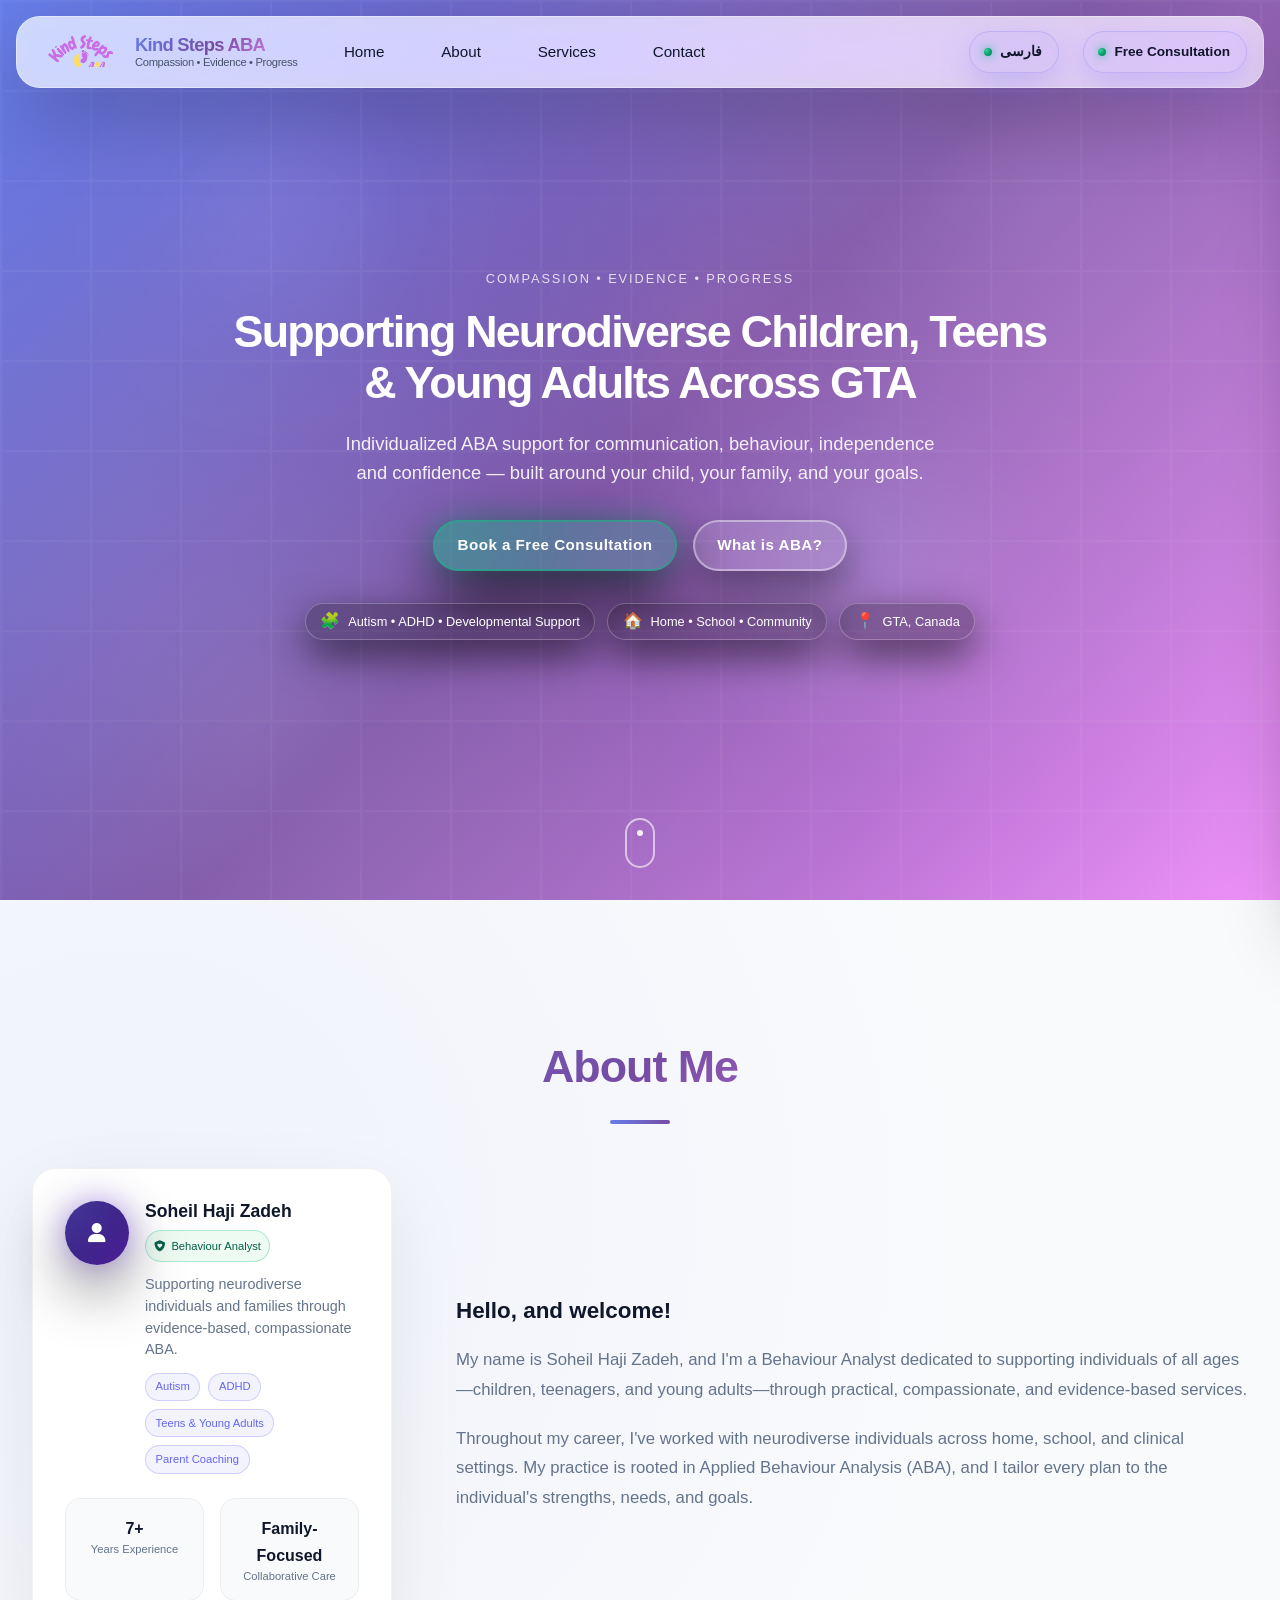
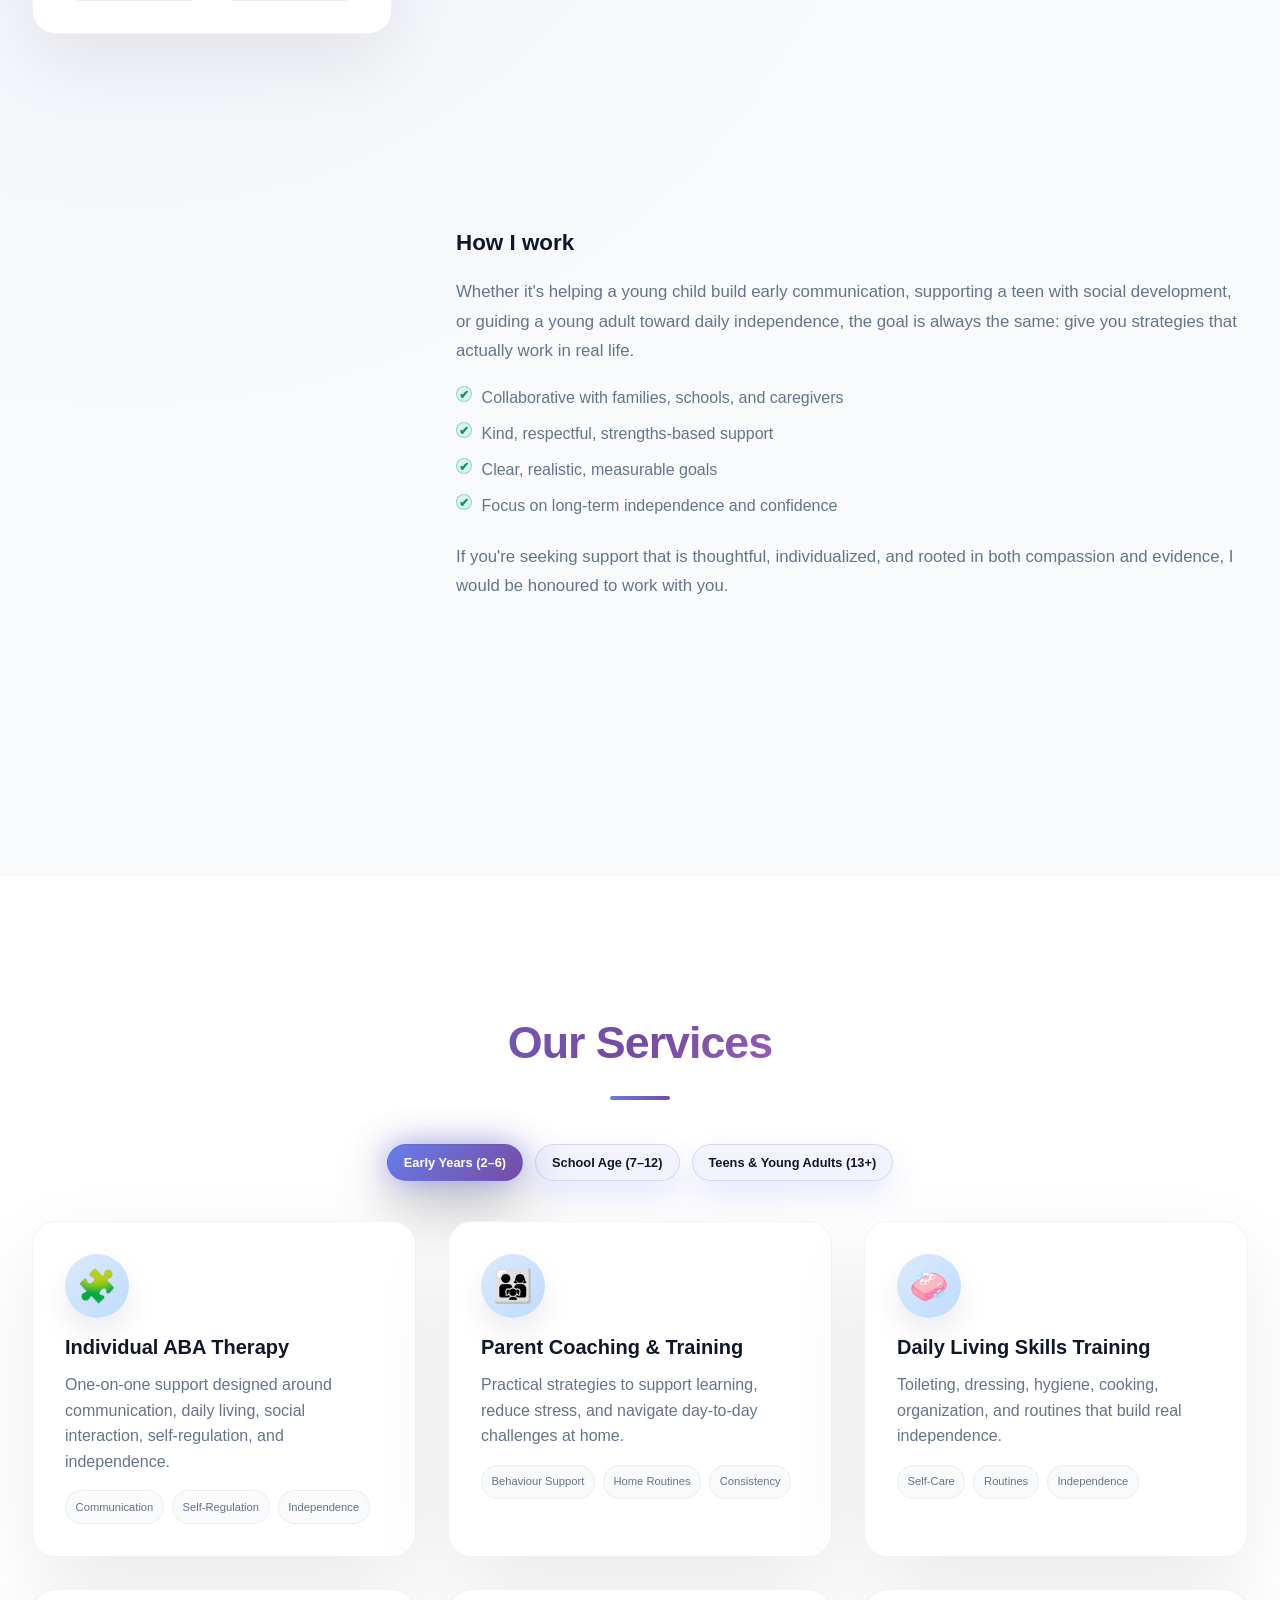
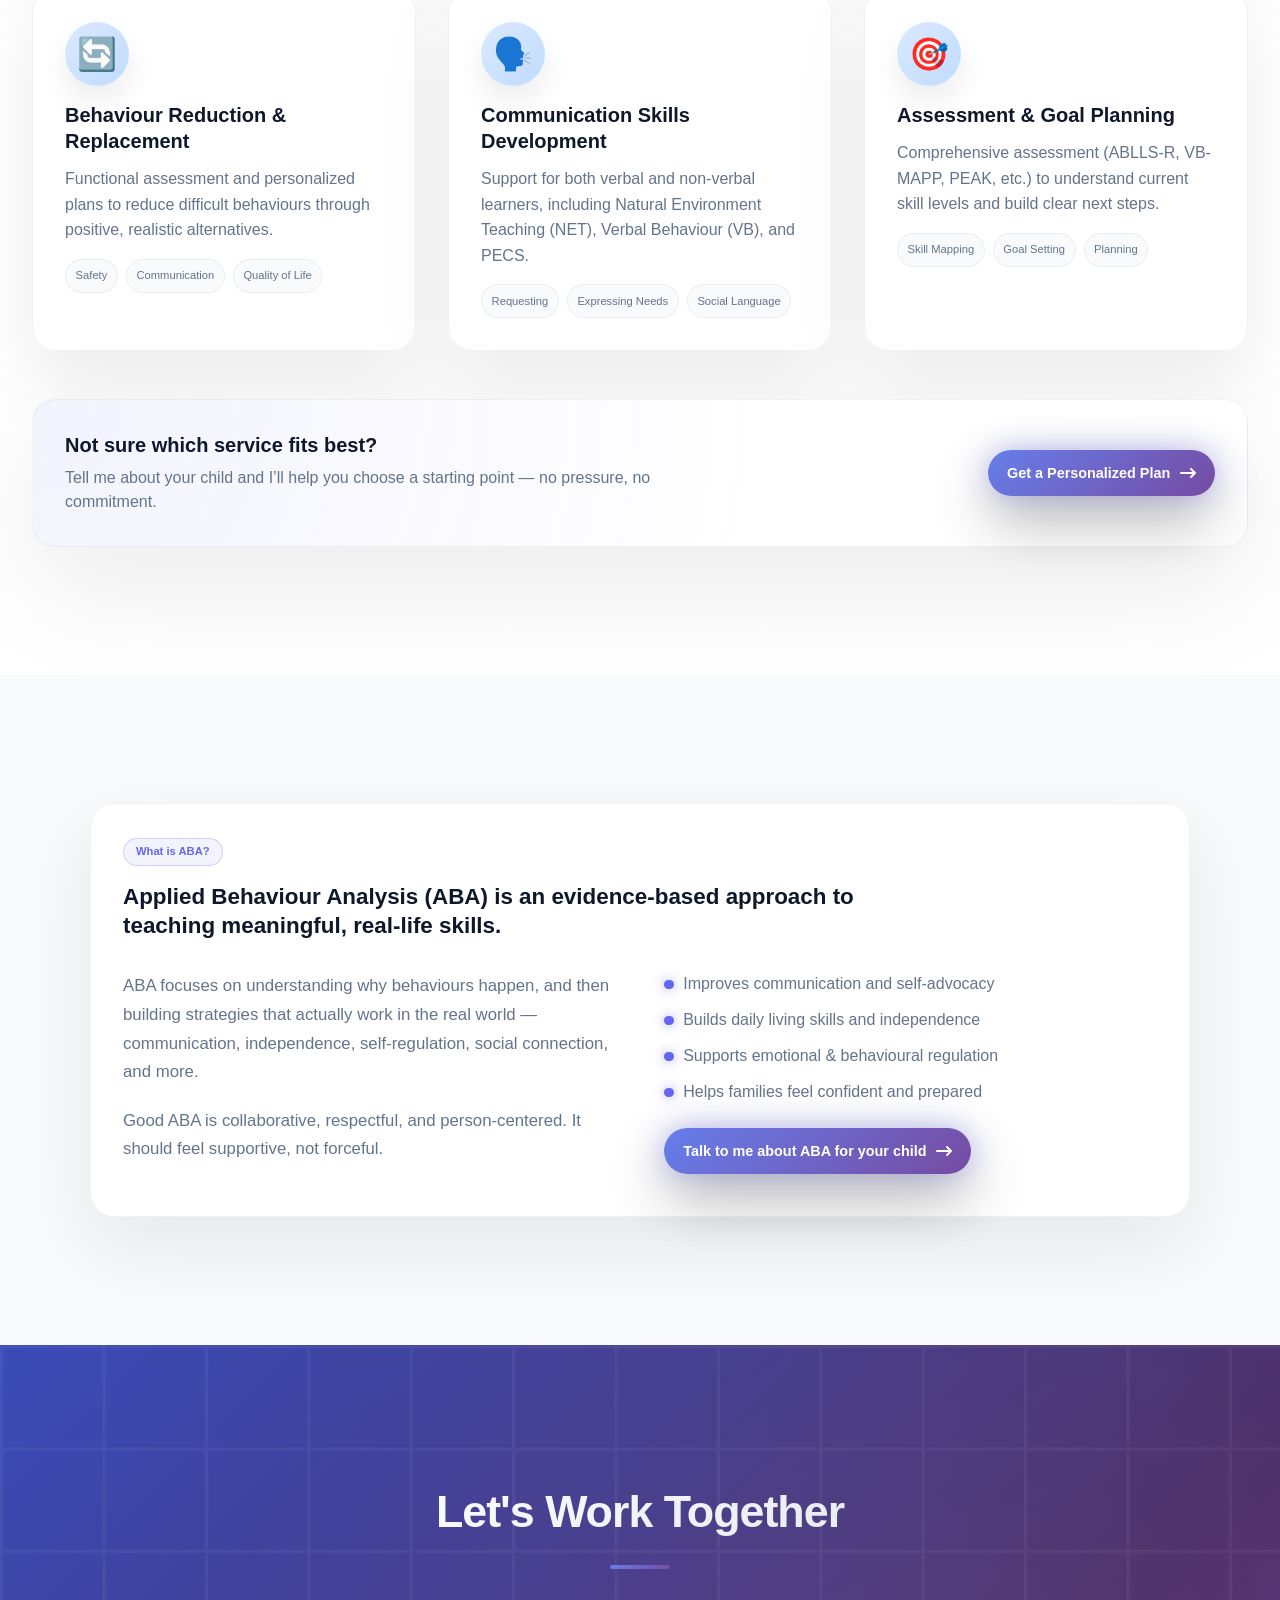
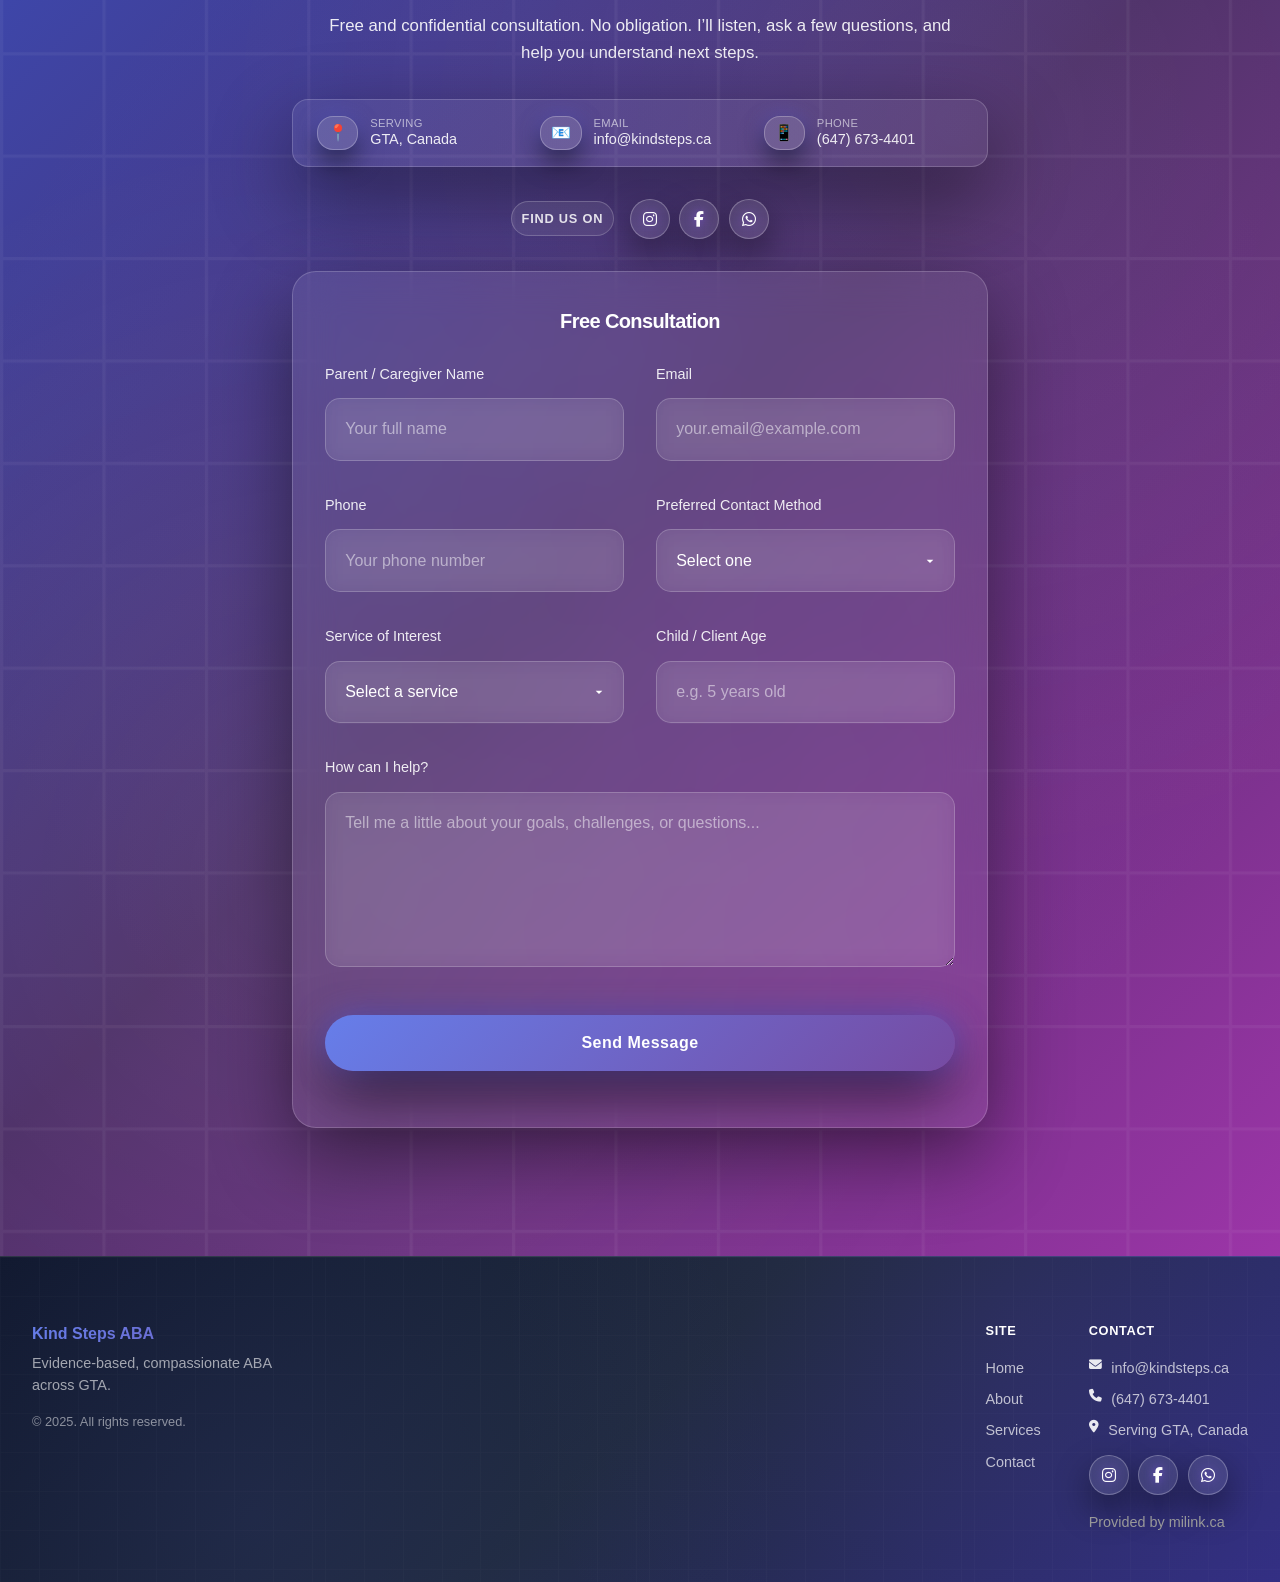
<file: index.html>
<!doctype html>
<html lang="en">
  <head>
    <meta charset="UTF-8" />
    <meta
      name="viewport"
      content="width=device-width, initial-scale=1.0, maximum-scale=1.0, viewport-fit=cover"
    />
    <title>Kind Steps ABA</title>

    <!-- Favicon (tab icon) -->
    <link rel="icon" type="image/png" href="images/logo.png" sizes="32x32" />
    <link rel="apple-touch-icon" href="images/logo.png" />

    <!-- Icons -->
    <link
      rel="stylesheet"
      href="https://cdnjs.cloudflare.com/ajax/libs/font-awesome/6.5.0/css/all.min.css"
    />

    <!-- Styles -->
    <link rel="stylesheet" href="templatemo-personal-style.css" />
  </head>

  <body>
    <!-- ===========================
         HEADER / NAV
    ============================ -->
    <header class="nav-wrapper">
      <nav class="navbar" id="navbar">
        <!-- left cluster -->
        <div class="nav-left">
          <a href="#home" class="brand">
            <img
              src="images/logo.png"
              alt="Kind Steps ABA Logo"
              class="brand-logo"
            />
            <div class="brand-info">
              <div class="brand-text">Kind Steps ABA</div>
              <div class="brand-tagline">Compassion • Evidence • Progress</div>
            </div>
          </a>

          <!-- desktop links -->
          <ul class="nav-links">
            <li>
              <a href="#home"><span class="label">Home</span></a>
            </li>
            <li>
              <a href="#about"><span class="label">About</span></a>
            </li>
            <li>
              <a href="#services"><span class="label">Services</span></a>
            </li>
            <li>
              <a href="#contact"><span class="label">Contact</span></a>
            </li>
          </ul>
        </div>

        <!-- right cluster (desktop CTA) -->
        <div class="nav-cta">
          <a href="index-fa.html" class="cta-pill" style="margin-right: 0.5rem">
            <span class="dot"></span>
            <span>فارسی</span>
          </a>
          <a href="#contact" class="cta-pill">
            <span class="dot"></span>
            <span>Free Consultation</span>
          </a>
        </div>

        <!-- mobile side (burger button ONLY for mobile screens) -->
        <div class="nav-mobile-side">
          <button
            class="mobile-toggle bubble-menu-btn"
            id="mobileMenuToggle"
            aria-label="Open menu"
            aria-expanded="false"
          >
            <span class="bubble-line"></span>
            <span class="bubble-line"></span>
            <span class="bubble-line"></span>
          </button>
        </div>

        <!-- scroll progress bar -->
        <div class="scroll-progress" id="scrollProgress"></div>
      </nav>

      <!-- overlay background behind drawer -->
      <div class="overlay-blur" id="overlayBlur"></div>

      <!-- ===========================
           MOBILE OVERLAY / DRAWER
      ============================ -->
      <aside
        class="mobile-drawer"
        id="mobileDrawer"
        aria-hidden="true"
        tabindex="-1"
      >
        <div class="mobile-drawer-header">
          <div class="mobile-profile-block">
            <div class="mobile-profile-left">
              <img
                src="images/logo.png"
                alt="Kind Steps ABA Logo"
                class="mobile-brand-logo"
              />
            </div>
            <div class="mobile-profile-right">
              <div class="mobile-profile-name">
                Soheil Haji Zadeh
                <span class="cert-chip"
                  ><i class="fa-solid fa-shield-heart"></i> Behaviour
                  Analyst</span
                >
              </div>
              <div class="mobile-profile-sub">ABA Specialist • GTA</div>
            </div>
          </div>

          <button
            class="mobile-close-btn"
            id="mobileCloseBtn"
            aria-label="Close menu"
          >
            <i class="fa-solid fa-xmark"></i>
          </button>
        </div>

        <ul class="mobile-nav-links">
          <li>
            <a href="#home" data-mobile-link>
              <span class="label">Home</span>
              <i class="fa-solid fa-chevron-right"></i>
            </a>
          </li>
          <li>
            <a href="#about" data-mobile-link>
              <span class="label">About</span>
              <i class="fa-solid fa-chevron-right"></i>
            </a>
          </li>
          <li>
            <a href="#services" data-mobile-link>
              <span class="label">Services</span>
              <i class="fa-solid fa-chevron-right"></i>
            </a>
          </li>
          <li>
            <a href="#contact" data-mobile-link>
              <span class="label">Contact</span>
              <i class="fa-solid fa-chevron-right"></i>
            </a>
          </li>
        </ul>

        <div class="mobile-contact-card">
          <div class="contact-row">
            <div class="contact-icon">📍</div>
            <div>
              <b>Serving</b><br />
              GTA, Canada
            </div>
          </div>

          <div class="contact-row">
            <div class="contact-icon">📧</div>
            <div>
              <b>Email</b><br />
              info@kindsteps.ca
            </div>
          </div>

          <div class="contact-row">
            <div class="contact-icon">📱</div>
            <div>
              <b>Phone</b><br />
              (647) 673-4401
            </div>
          </div>

          <a href="#contact" class="drawer-big-cta" data-mobile-link>
            <i class="fa-solid fa-calendar-check"></i>
            <span>Request a Free Consultation</span>
          </a>

          <a
            href="index-fa.html"
            class="drawer-big-cta"
            data-mobile-link
            style="
              margin-top: 0.75rem;
              background: transparent;
              border: 1px solid rgba(255, 255, 255, 0.4);
            "
          >
            <i class="fa-solid fa-language"></i>
            <span>نسخه فارسی</span>
          </a>
        </div>
      </aside>
    </header>

    <!-- ===========================
         HERO
    ============================ -->
    <section id="home" class="hero">
      <!-- floating blobs for parallax -->
      <div class="orb orb-a" data-orb></div>
      <div class="orb orb-b" data-orb></div>
      <div class="orb orb-c" data-orb></div>

      <div class="hero-inner">
        <div class="hero-eyebrow">Compassion • Evidence • Progress</div>

        <h1 class="hero-title">
          Supporting Neurodiverse Children, Teens &amp; Young Adults Across GTA
        </h1>

        <p class="hero-desc">
          Individualized ABA support for communication, behaviour, independence
          and confidence — built around your child, your family, and your goals.
        </p>

        <div class="hero-cta-row">
          <a href="#contact" class="hero-cta hero-cta-primary" data-mobile-link>
            Book a Free Consultation
          </a>
          <a href="#faq" class="hero-cta hero-cta-ghost"> What is ABA? </a>
        </div>

        <!-- quick fact badges -->
        <div class="hero-facts">
          <div class="fact-chip">
            <span class="fact-icon">🧩</span>
            Autism • ADHD • Developmental Support
          </div>
          <div class="fact-chip">
            <span class="fact-icon">🏠</span>
            Home • School • Community
          </div>
          <div class="fact-chip">
            <span class="fact-icon">📍</span>
            GTA, Canada
          </div>
        </div>
      </div>

      <div
        class="scroll-indicator"
        id="scrollIndicator"
        aria-label="Scroll to About"
      ></div>
    </section>

    <!-- ===========================
         ABOUT
    ============================ -->
    <section id="about" class="about">
      <div class="container">
        <h2 class="section-title fade-in">About Me</h2>

        <div class="about-layout">
          <!-- profile card -->
          <aside class="about-profile-card slide-in-left">
            <div class="profile-card-inner">
              <div class="profile-avatar">
                <!-- avatar placeholder -->
                <div class="avatar-fake">
                  <i class="fa-solid fa-user"></i>
                </div>
              </div>

              <div class="profile-info-block">
                <div class="profile-name-row">
                  <div class="profile-name">Soheil Haji Zadeh</div>
                  <div class="profile-chip">
                    <i class="fa-solid fa-shield-heart"></i>
                    Behaviour Analyst
                  </div>
                </div>

                <div class="profile-detail">
                  Supporting neurodiverse individuals and families through
                  evidence-based, compassionate ABA.
                </div>

                <div class="profile-tags">
                  <span class="pro-tag">Autism</span>
                  <span class="pro-tag">ADHD</span>
                  <span class="pro-tag">Teens &amp; Young Adults</span>
                  <span class="pro-tag">Parent Coaching</span>
                </div>
              </div>
            </div>

            <div class="profile-stats-row">
              <div class="stat-box">
                <div class="stat-num">7+</div>
                <div class="stat-label">Years Experience</div>
              </div>
              <div class="stat-box">
                <div class="stat-num">Family-Focused</div>
                <div class="stat-label">Collaborative Care</div>
              </div>
            </div>
          </aside>

          <!-- main text -->
          <div class="about-text-col slide-in-right">
            <section class="about-block">
              <h3>Hello, and welcome!</h3>
              <p>
                My name is Soheil Haji Zadeh, and I'm a Behaviour Analyst
                dedicated to supporting individuals of all ages—children,
                teenagers, and young adults—through practical, compassionate,
                and evidence-based services.
              </p>
              <p>
                Throughout my career, I've worked with neurodiverse individuals
                across home, school, and clinical settings. My practice is
                rooted in Applied Behaviour Analysis (ABA), and I tailor every
                plan to the individual's strengths, needs, and goals.
              </p>
            </section>

            <section class="about-block">
              <h3>How I work</h3>
              <p>
                Whether it's helping a young child build early communication,
                supporting a teen with social development, or guiding a young
                adult toward daily independence, the goal is always the same:
                give you strategies that actually work in real life.
              </p>

              <ul class="about-list">
                <li>
                  <span class="check-icon">✔</span>
                  Collaborative with families, schools, and caregivers
                </li>
                <li>
                  <span class="check-icon">✔</span>
                  Kind, respectful, strengths-based support
                </li>
                <li>
                  <span class="check-icon">✔</span>
                  Clear, realistic, measurable goals
                </li>
                <li>
                  <span class="check-icon">✔</span>
                  Focus on long-term independence and confidence
                </li>
              </ul>

              <p>
                If you're seeking support that is thoughtful, individualized,
                and rooted in both compassion and evidence, I would be honoured
                to work with you.
              </p>
            </section>
          </div>
        </div>
      </div>
    </section>

    <!-- ===========================
         SERVICES
    ============================ -->
    <section id="services" class="services">
      <div class="container">
        <h2 class="section-title fade-in">Our Services</h2>

        <!-- age segment selector -->
        <div class="service-segments">
          <button class="segment-btn active" data-segment="early">
            Early Years (2–6)
          </button>
          <button class="segment-btn" data-segment="school">
            School Age (7–12)
          </button>
          <button class="segment-btn" data-segment="teens">
            Teens &amp; Young Adults (13+)
          </button>
        </div>

        <div class="services-grid portfolio-grid" id="servicesGrid">
          <!-- Individual ABA Therapy -->
          <div
            class="service-card portfolio-item"
            data-groups="early school teens"
          >
            <div class="service-icon-badge">🧩</div>
            <h4>Individual ABA Therapy</h4>
            <p>
              One-on-one support designed around communication, daily living,
              social interaction, self-regulation, and independence.
            </p>
            <div class="focus-tags">
              <span>Communication</span>
              <span>Self-Regulation</span>
              <span>Independence</span>
            </div>
          </div>

          <!-- Parent Coaching -->
          <div
            class="service-card portfolio-item"
            data-groups="early school teens"
          >
            <div class="service-icon-badge">👨‍👩‍👧</div>
            <h4>Parent Coaching &amp; Training</h4>
            <p>
              Practical strategies to support learning, reduce stress, and
              navigate day-to-day challenges at home.
            </p>
            <div class="focus-tags">
              <span>Behaviour Support</span>
              <span>Home Routines</span>
              <span>Consistency</span>
            </div>
          </div>

          <!-- School Collaboration -->
          <div class="service-card portfolio-item" data-groups="school teens">
            <div class="service-icon-badge">🏫</div>
            <h4>School Collaboration &amp; Consultation</h4>
            <p>
              Working with school teams to create inclusive supports, functional
              behaviour plans, and meaningful accommodations.
            </p>
            <div class="focus-tags">
              <span>Behaviour Plans</span>
              <span>Classroom Support</span>
              <span>Inclusion</span>
            </div>
          </div>

          <!-- Social Skills -->
          <div class="service-card portfolio-item" data-groups="school teens">
            <div class="service-icon-badge">🧠</div>
            <h4>Social Skills Training</h4>
            <p>
              Individual or small-group sessions targeting conversation,
              friendship skills, flexibility, and self-advocacy.
            </p>
            <div class="focus-tags">
              <span>Conversation</span>
              <span>Peer Skills</span>
              <span>Self-Advocacy</span>
            </div>
          </div>

          <!-- Daily Living -->
          <div
            class="service-card portfolio-item"
            data-groups="early school teens"
          >
            <div class="service-icon-badge">🧼</div>
            <h4>Daily Living Skills Training</h4>
            <p>
              Toileting, dressing, hygiene, cooking, organization, and routines
              that build real independence.
            </p>
            <div class="focus-tags">
              <span>Self-Care</span>
              <span>Routines</span>
              <span>Independence</span>
            </div>
          </div>

          <!-- Behaviour Reduction -->
          <div
            class="service-card portfolio-item"
            data-groups="early school teens"
          >
            <div class="service-icon-badge">🔄</div>
            <h4>Behaviour Reduction &amp; Replacement</h4>
            <p>
              Functional assessment and personalized plans to reduce difficult
              behaviours through positive, realistic alternatives.
            </p>
            <div class="focus-tags">
              <span>Safety</span>
              <span>Communication</span>
              <span>Quality of Life</span>
            </div>
          </div>

          <!-- Communication -->
          <div class="service-card portfolio-item" data-groups="early school">
            <div class="service-icon-badge">🗣️</div>
            <h4>Communication Skills Development</h4>
            <p>
              Support for both verbal and non-verbal learners, including Natural
              Environment Teaching (NET), Verbal Behaviour (VB), and PECS.
            </p>
            <div class="focus-tags">
              <span>Requesting</span>
              <span>Expressing Needs</span>
              <span>Social Language</span>
            </div>
          </div>

          <!-- Assessment -->
          <div
            class="service-card portfolio-item"
            data-groups="early school teens"
          >
            <div class="service-icon-badge">🎯</div>
            <h4>Assessment &amp; Goal Planning</h4>
            <p>
              Comprehensive assessment (ABLLS-R, VB-MAPP, PEAK, etc.) to
              understand current skill levels and build clear next steps.
            </p>
            <div class="focus-tags">
              <span>Skill Mapping</span>
              <span>Goal Setting</span>
              <span>Planning</span>
            </div>
          </div>

          <!-- Data / Monitoring -->
          <div class="service-card portfolio-item" data-groups="school teens">
            <div class="service-icon-badge">🧾</div>
            <h4>Data Collection &amp; Progress Monitoring</h4>
            <p>
              Ongoing data tracking and clear reports so you can see progress
              and understand what's working.
            </p>
            <div class="focus-tags">
              <span>Transparency</span>
              <span>Results</span>
              <span>Adjustments</span>
            </div>
          </div>
        </div>

        <!-- callout -->
        <div class="service-callout-card fade-in">
          <div class="callout-content">
            <div class="callout-text">
              <div class="callout-headline">
                Not sure which service fits best?
              </div>
              <div class="callout-desc">
                Tell me about your child and I’ll help you choose a starting
                point — no pressure, no commitment.
              </div>
            </div>
            <a href="#contact" class="callout-btn" data-mobile-link>
              Get a Personalized Plan
              <i class="fa-solid fa-arrow-right-long"></i>
            </a>
          </div>
        </div>
      </div>
    </section>
    <!-- ===========================
         FAQ / ABA EXPLAIN (anchor for "What is ABA?")
    ============================ -->
    <section id="faq" class="faq-block">
      <div class="container">
        <div class="faq-card fade-in">
          <div class="faq-card-head">
            <div class="faq-eyebrow">What is ABA?</div>
            <h2 class="faq-title">
              Applied Behaviour Analysis (ABA) is an evidence-based approach to
              teaching meaningful, real-life skills.
            </h2>
          </div>
          <div class="faq-body">
            <div class="faq-col">
              <p>
                ABA focuses on understanding why behaviours happen, and then
                building strategies that actually work in the real world —
                communication, independence, self-regulation, social connection,
                and more.
              </p>
              <p>
                Good ABA is collaborative, respectful, and person-centered. It
                should feel supportive, not forceful.
              </p>
            </div>
            <div class="faq-col">
              <ul class="faq-list">
                <li>
                  <span class="dot"></span>
                  Improves communication and self-advocacy
                </li>
                <li>
                  <span class="dot"></span>
                  Builds daily living skills and independence
                </li>
                <li>
                  <span class="dot"></span>
                  Supports emotional &amp; behavioural regulation
                </li>
                <li>
                  <span class="dot"></span>
                  Helps families feel confident and prepared
                </li>
              </ul>
              <a href="#contact" class="faq-cta">
                Talk to me about ABA for your child
                <i class="fa-solid fa-arrow-right-long"></i>
              </a>
            </div>
          </div>
        </div>
      </div>
    </section>
    <!-- ===========================
         CONTACT
    ============================ -->
    <section id="contact" class="contact">
      <div class="container contact-inner">
        <h2 class="section-title fade-in">Let's Work Together</h2>

        <p class="contact-lead fade-in">
          Free and confidential consultation. No obligation. I’ll listen, ask a
          few questions, and help you understand next steps.
        </p>

        <div class="contact-info-bar fade-in">
          <div class="contact-info-item">
            <div class="contact-icon">📍</div>
            <div class="contact-text">
              <div class="contact-label">Serving</div>
              <div class="contact-value">GTA, Canada</div>
            </div>
          </div>

          <div class="contact-info-item">
            <div class="contact-icon">📧</div>
            <div class="contact-text">
              <div class="contact-label">Email</div>
              <div class="contact-value">info@kindsteps.ca</div>
            </div>
          </div>

          <div class="contact-info-item">
            <div class="contact-icon">📱</div>
            <div class="contact-text">
              <div class="contact-label">Phone</div>
              <div class="contact-value">(647) 673-4401</div>
            </div>
          </div>
        </div>
        <!-- Socials (Contact top) -->
        <div class="contact-social-row fade-in" aria-label="Social media">
          <span class="contact-social-label">Find us on</span>
          <div class="contact-social-icons">
            <a
              class="social-icon ig"
              href="https://www.instagram.com/kindsteps.ca?igsh=MTNyZG9jZmlxaGJsNQ%3D%3D&utm_source=qr"
              target="_blank"
              rel="noopener nofollow"
              aria-label="Instagram"
            >
              <i class="fa-brands fa-instagram"></i>
            </a>

            <a
              class="social-icon fb"
              href="https://www.facebook.com/profile.php?id=61582967827010&mibextid=wwXIfr&rdid=DpElFN8Wy2D6fNHR#"
              target="_blank"
              rel="noopener nofollow"
              aria-label="Facebook"
            >
              <i class="fa-brands fa-facebook-f"></i>
            </a>
            <!-- WhatsApp click-to-chat -->
            <a
              class="social-icon wa"
              href="https://wa.me/16476734401?text=Hello%20Kind%20Steps%20ABA%2C%20I%27d%20like%20to%20book%20a%20free%20consultation."
              target="_blank"
              rel="noopener nofollow"
              aria-label="WhatsApp"
            >
              <i class="fa-brands fa-whatsapp"></i>
            </a>
          </div>
        </div>

        <form class="contact-form fade-in" id="contactForm">
          <h3 class="form-headline">Free Consultation</h3>

          <div class="form-row">
            <div class="form-group">
              <label for="name">Parent / Caregiver Name</label>
              <input
                id="name"
                name="name"
                type="text"
                placeholder="Your full name"
                required
              />
            </div>

            <div class="form-group">
              <label for="email">Email</label>
              <input
                id="email"
                name="email"
                type="email"
                placeholder="your.email@example.com"
                required
              />
            </div>
          </div>

          <div class="form-row">
            <div class="form-group">
              <label for="phone">Phone</label>
              <input
                id="phone"
                name="phone"
                type="tel"
                placeholder="Your phone number"
                required
              />
            </div>

            <div class="form-group">
              <label for="preferred">Preferred Contact Method</label>
              <select id="preferred" name="preferred" required>
                <option value="">Select one</option>
                <option value="Phone Call">Phone Call</option>
                <option value="Email">Email</option>
                <option value="Text Message">Text Message</option>
              </select>
            </div>
          </div>

          <div class="form-row">
            <div class="form-group">
              <label for="service">Service of Interest</label>
              <select id="service" name="service" required>
                <option value="">Select a service</option>
                <option value="Individual ABA Therapy">
                  Individual ABA Therapy
                </option>
                <option value="Parent Coaching & Training">
                  Parent Coaching &amp; Training
                </option>
                <option value="School Collaboration & Consultation">
                  School Collaboration &amp; Consultation
                </option>
                <option value="Social Skills Training">
                  Social Skills Training
                </option>
                <option value="Daily Living Skills Training">
                  Daily Living Skills Training
                </option>
                <option value="Behaviour Reduction & Replacement">
                  Behaviour Reduction &amp; Replacement
                </option>
                <option value="Communication Skills Development">
                  Communication Skills Development
                </option>
                <option value="Assessment & Goal Planning">
                  Assessment &amp; Goal Planning
                </option>
                <option value="Data Collection & Progress Monitoring">
                  Data Collection &amp; Progress Monitoring
                </option>
                <option value="General Consultation">
                  General Consultation
                </option>
              </select>
            </div>

            <div class="form-group">
              <label for="childAge">Child / Client Age</label>
              <input
                id="childAge"
                name="childAge"
                type="text"
                placeholder="e.g. 5 years old"
              />
            </div>
          </div>

          <div class="form-group">
            <label for="message">How can I help?</label>
            <textarea
              id="message"
              name="message"
              rows="6"
              placeholder="Tell me a little about your goals, challenges, or questions..."
              required
            ></textarea>
          </div>

          <button type="submit" class="submit-btn">Send Message</button>

          <!-- Toast feedback -->
          <div class="form-toast" id="formToast">
            <div class="toast-icon">
              <i class="fa-solid fa-circle-check"></i>
            </div>
            <div>
              <div class="toast-title">Message sent</div>
              <div class="toast-desc">
                Thank you — I’ll reach out as soon as possible.
              </div>
            </div>
            <button
              class="toast-close"
              id="toastClose"
              type="button"
              aria-label="Close"
            >
              <i class="fa-solid fa-xmark"></i>
            </button>
          </div>
        </form>
      </div>
    </section>

    <!-- ===========================
         FOOTER
    ============================ -->
    <footer class="footer">
      <div class="container footer-grid">
        <!-- Brand/mission -->
        <div class="footer-col">
          <div class="footer-brand">
            <div class="footer-brand-name">Kind Steps ABA</div>
            <div class="footer-brand-line">
              Evidence-based, compassionate ABA across GTA.
            </div>
          </div>
          <div class="footer-copy">&copy; 2025. All rights reserved.</div>
        </div>

        <!-- Quick links -->
        <div class="footer-col">
          <div class="footer-head">Site</div>
          <ul class="footer-links">
            <li><a href="#home" data-mobile-link>Home</a></li>
            <li><a href="#about" data-mobile-link>About</a></li>
            <li><a href="#services" data-mobile-link>Services</a></li>
            <!-- <li><a href="#faq" data-mobile-link>What is ABA?</a></li> -->
            <li><a href="#contact" data-mobile-link>Contact</a></li>
          </ul>
        </div>

        <!-- Contact info -->
        <div class="footer-col">
          <div class="footer-head">Contact</div>
          <ul class="footer-contact">
            <li>
              <i class="fa-solid fa-envelope"></i>
              info@kindsteps.ca
            </li>
            <li>
              <i class="fa-solid fa-phone"></i>
              (647) 673-4401
            </li>
            <li>
              <i class="fa-solid fa-location-dot"></i>
              Serving GTA, Canada
            </li>
          </ul>
          <!-- Socials (Footer) -->
          <div class="social-links">
            <a
              class="social-icon ig"
              href="https://www.instagram.com/kindsteps.ca?igsh=MTNyZG9jZmlxaGJsNQ%3D%3D&utm_source=qr"
              target="_blank"
              rel="noopener nofollow"
              aria-label="Instagram"
            >
              <i class="fa-brands fa-instagram"></i>
            </a>

            <a
              class="social-icon fb"
              href="https://www.facebook.com/profile.php?id=61582967827010&mibextid=wwXIfr&rdid=DpElFN8Wy2D6fNHR#"
              target="_blank"
              rel="noopener nofollow"
              aria-label="Facebook"
            >
              <i class="fa-brands fa-facebook-f"></i>
            </a>
            <!-- WhatsApp click-to-chat -->
            <a
              class="social-icon wa"
              href="https://wa.me/16476734401?text=Hello%20Kind%20Steps%20ABA%2C%20I%27d%20like%20to%20book%20a%20free%20consultation."
              target="_blank"
              rel="noopener nofollow"
              aria-label="WhatsApp"
            >
              <i class="fa-brands fa-whatsapp"></i>
            </a>
          </div>

          <a
            href="https://milink.ca"
            target="_blank"
            rel="noopener nofollow"
            class="provider-link"
          >
            Provided by milink.ca
          </a>
        </div>
      </div>
    </footer>

    <!-- ===========================
         SCRIPTS
    ============================ -->
    <script src="templatemo-personal-javascripts.js"></script>
  </body>
</html>
</file>
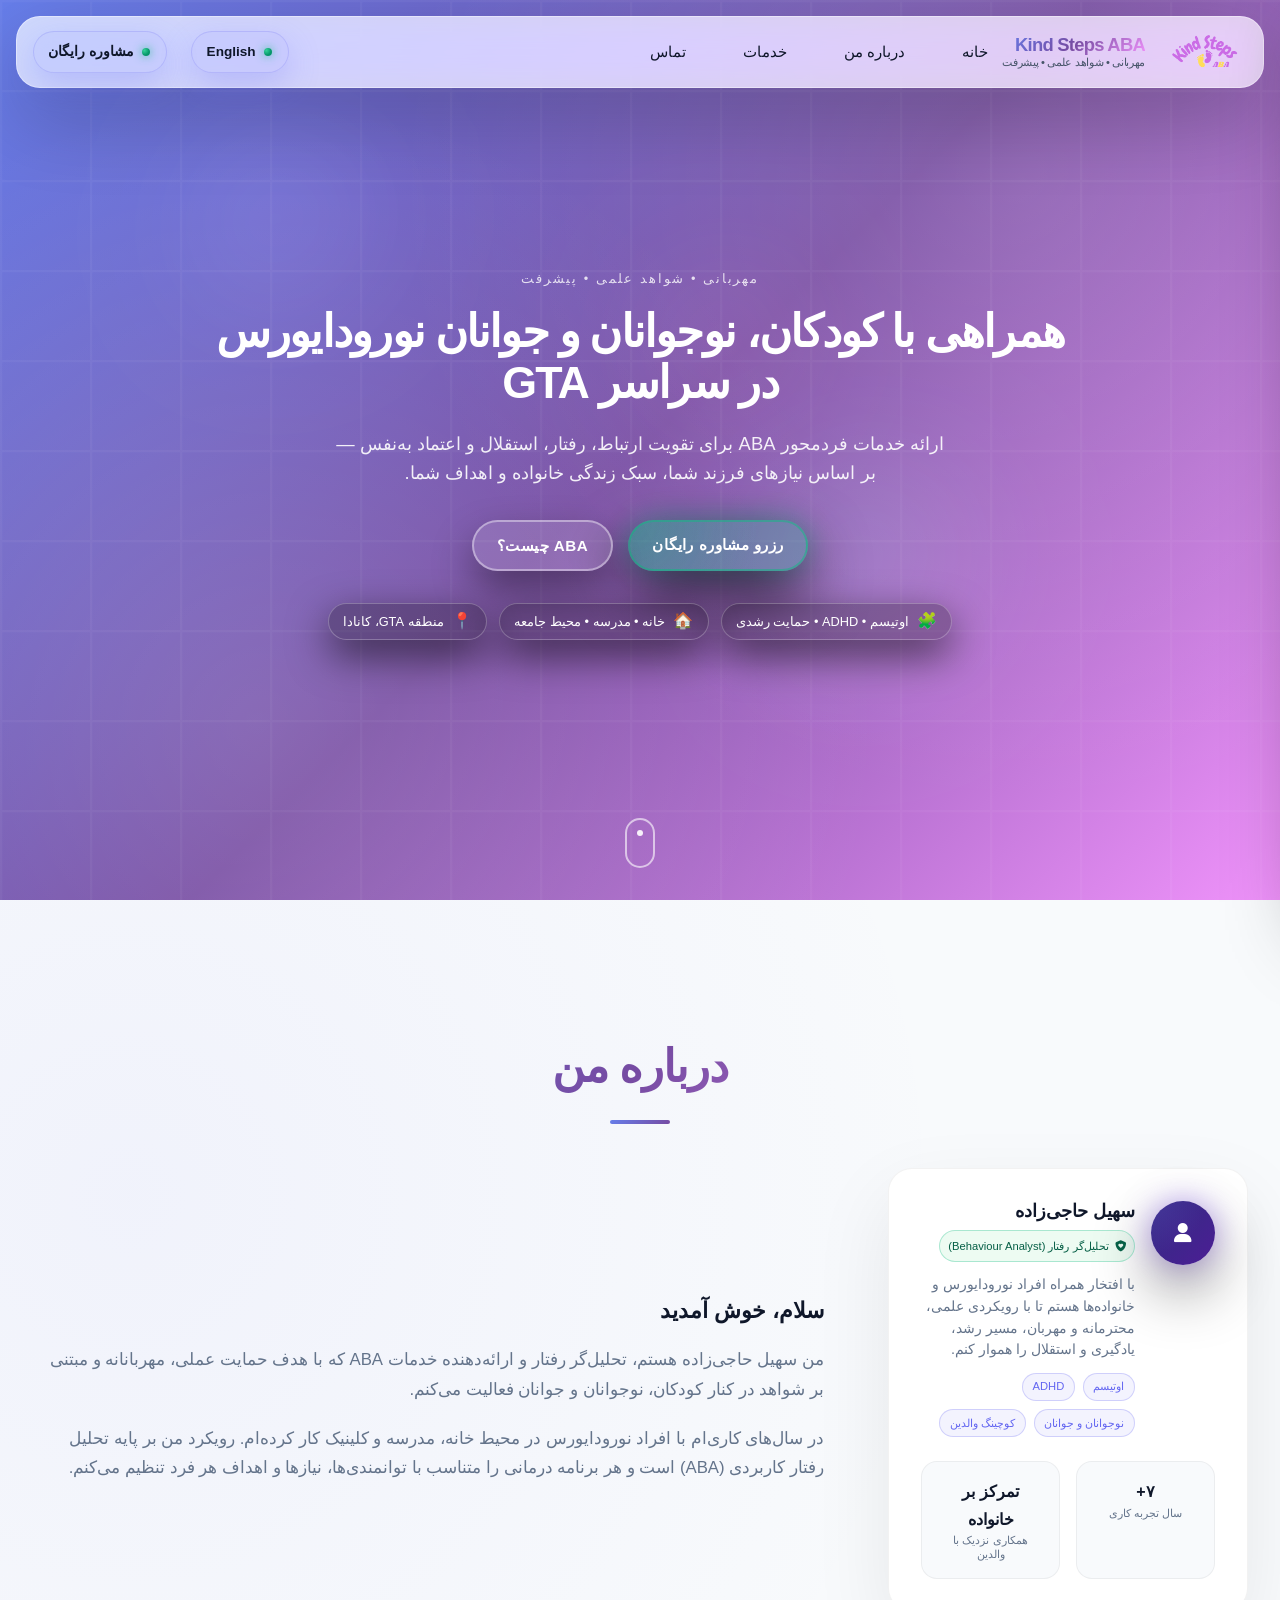
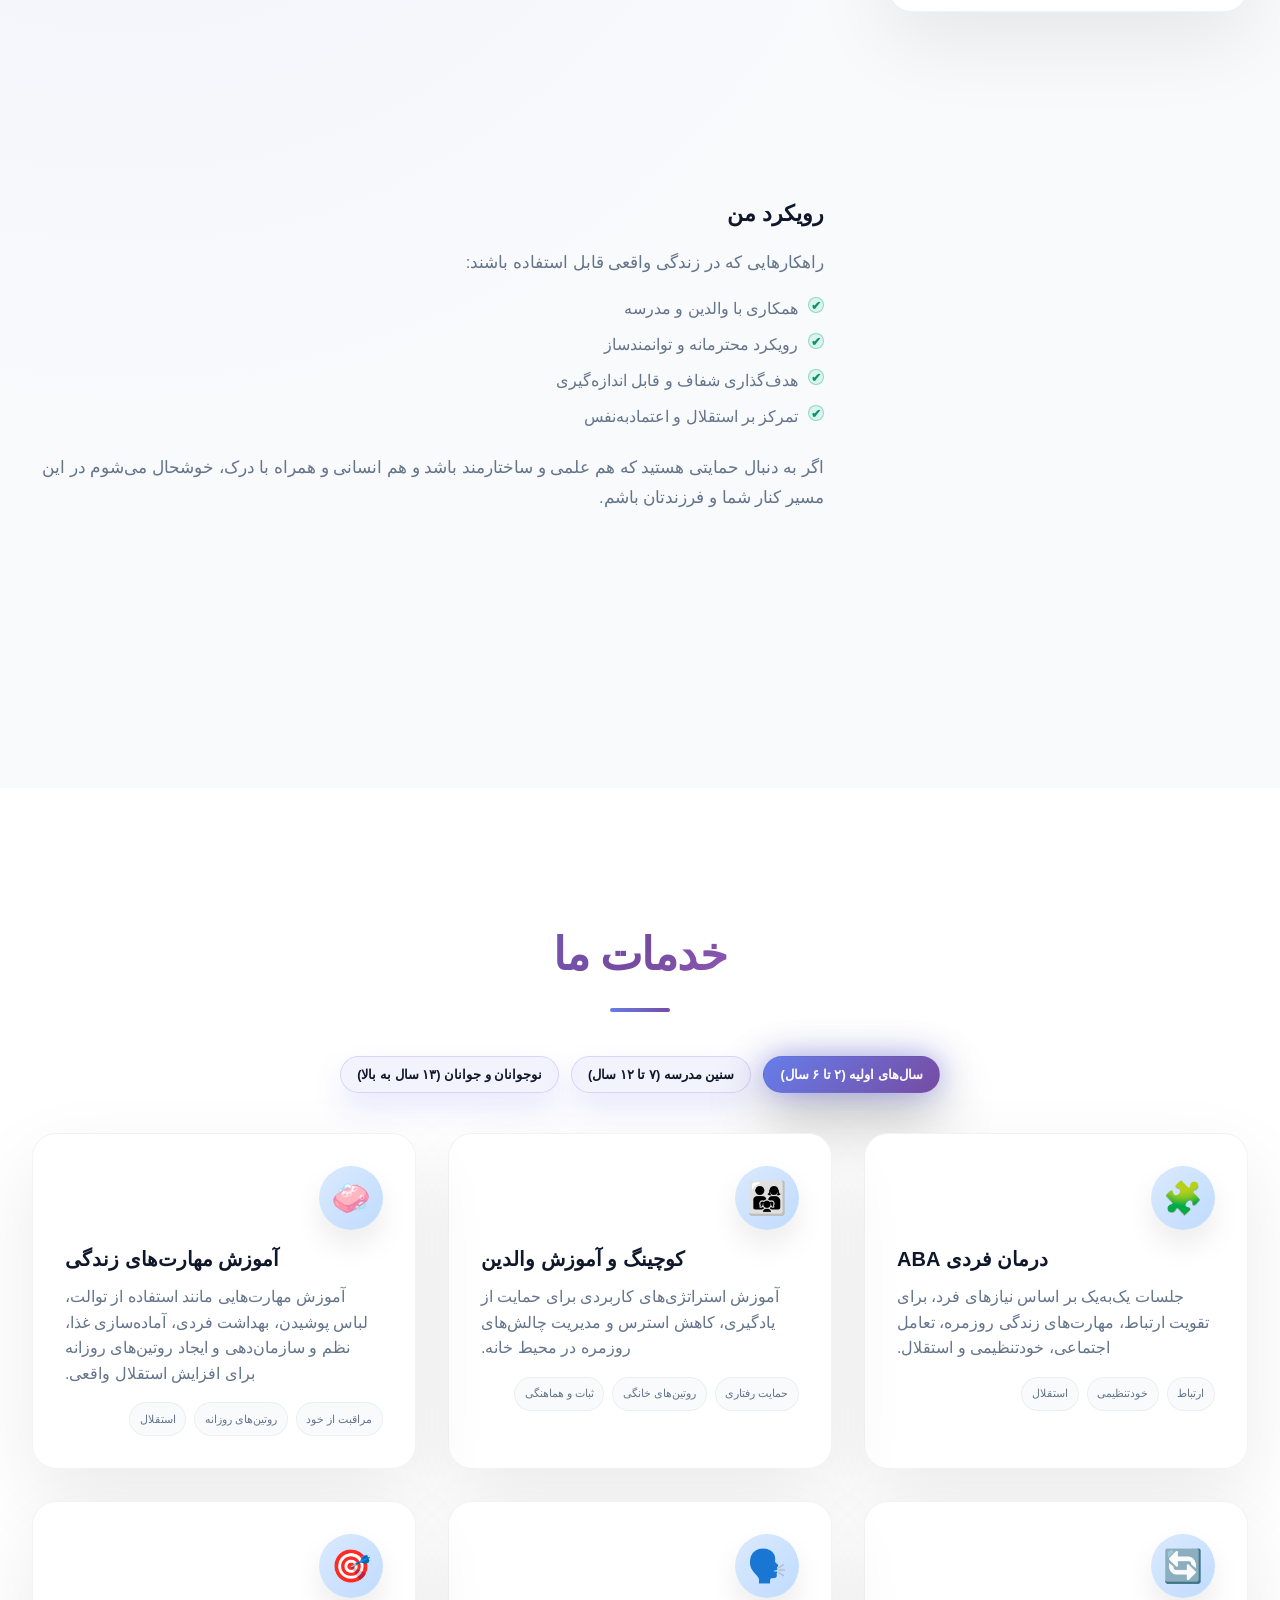
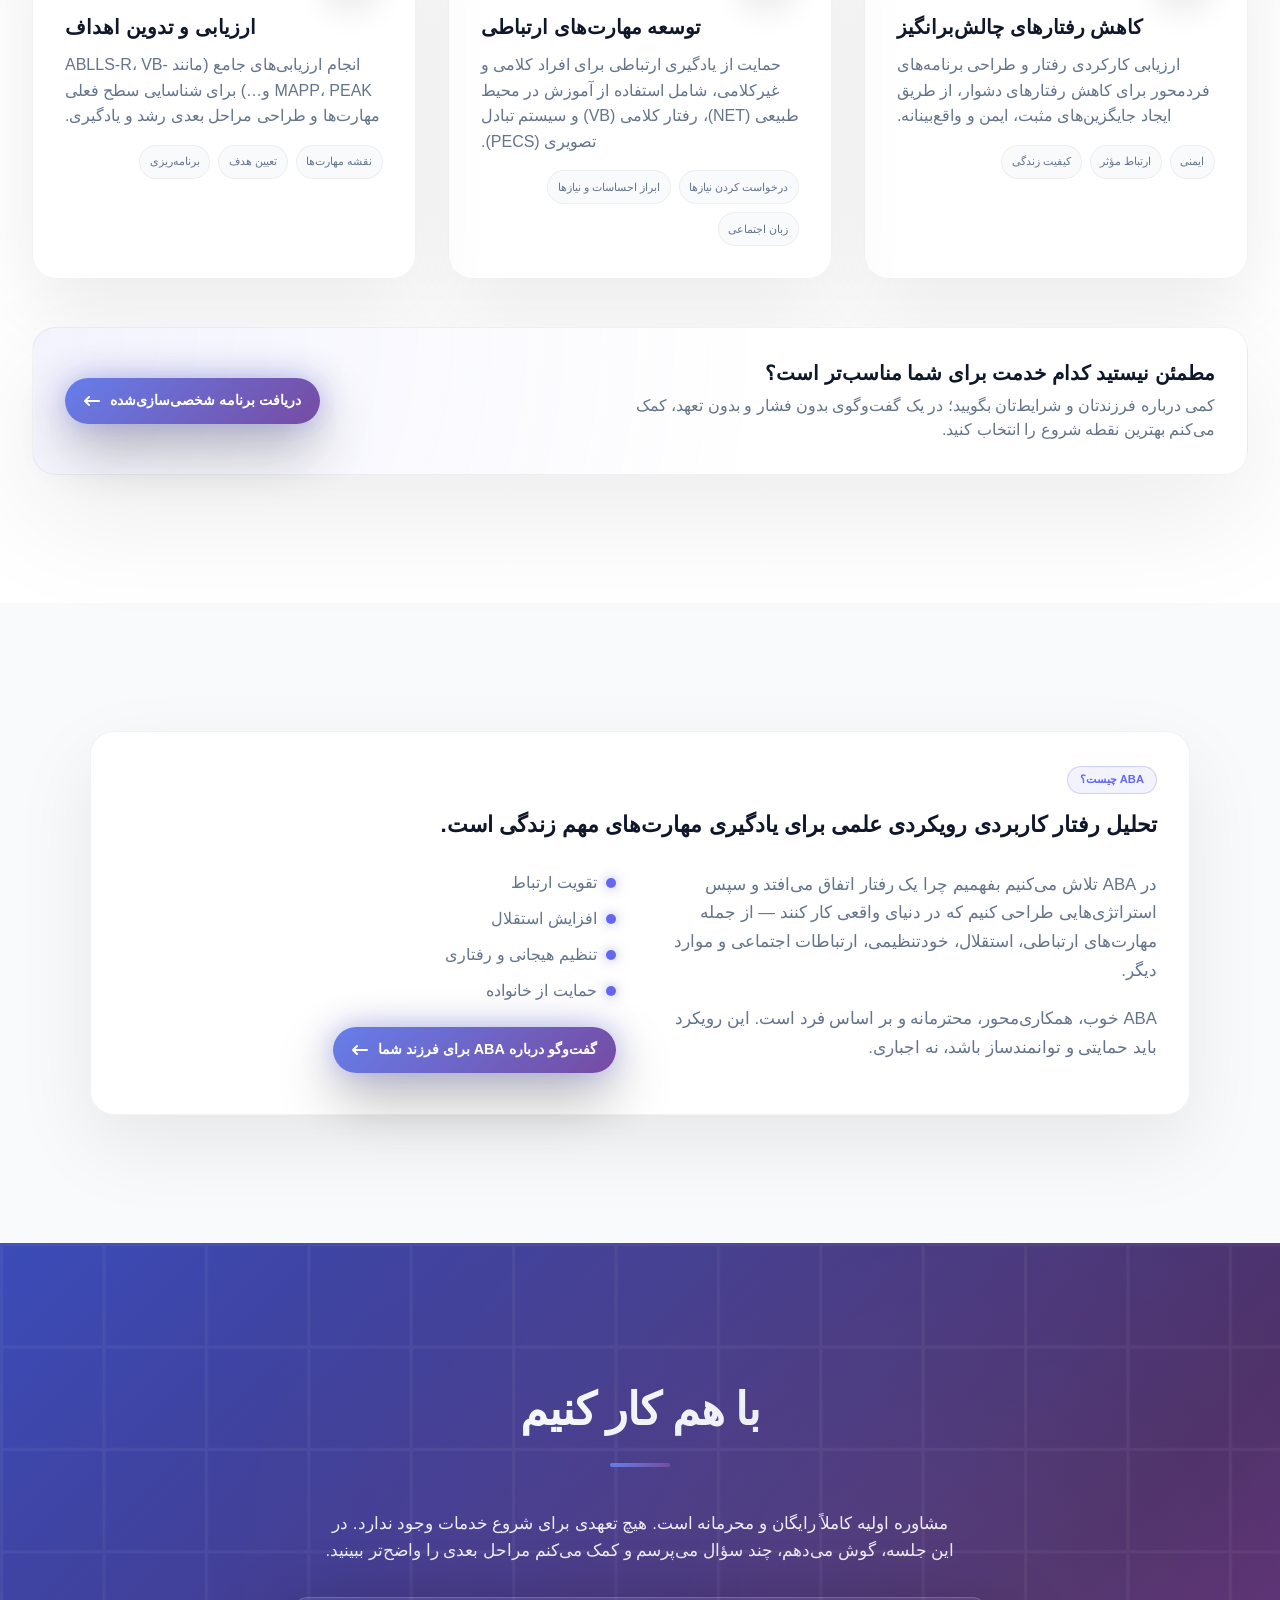
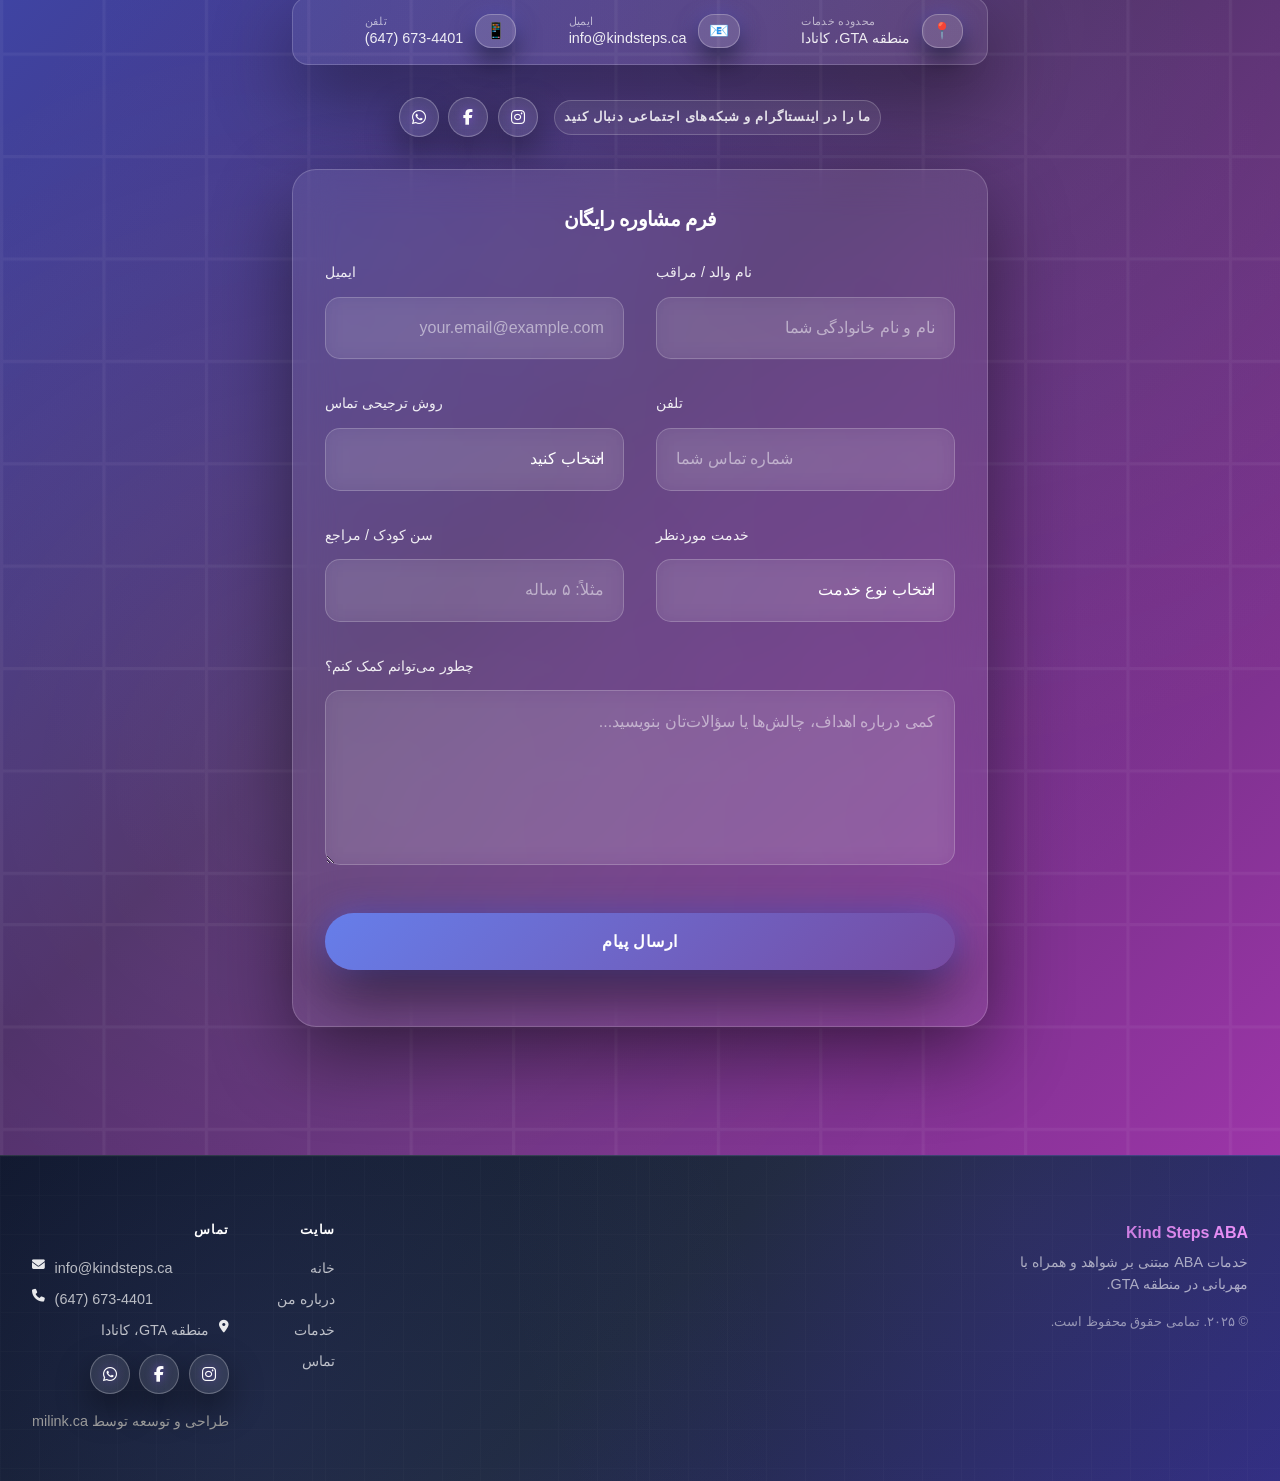
<file: index-fa.html>
<!DOCTYPE html>
<html lang="fa" dir="rtl">
  <head>
    <meta charset="UTF-8" />
    <meta
      name="viewport"
      content="width=device-width, initial-scale=1.0, maximum-scale=1.0, viewport-fit=cover"
    />
    <title>کایند استپس ABA | خدمات ABA در تورنتو و منطقه GTA</title>

    <!-- Favicon (tab icon) -->
    <link rel="icon" type="image/png" href="images/logo.png" sizes="32x32" />
    <link rel="apple-touch-icon" href="images/logo.png" />

    <!-- Icons -->
    <link
      rel="stylesheet"
      href="https://cdnjs.cloudflare.com/ajax/libs/font-awesome/6.5.0/css/all.min.css"
    />

    <!-- Styles -->
    <link rel="stylesheet" href="templatemo-personal-style.css" />
  </head>

  <body>
    <!-- ===========================
         HEADER / NAV
    ============================ -->
    <header class="nav-wrapper">
      <nav class="navbar" id="navbar">
        <!-- left cluster -->
        <div class="nav-left">
          <a href="#home" class="brand">
            <img
              src="images/logo.png"
              alt="لوگوی Kind Steps ABA"
              class="brand-logo"
            />
            <div class="brand-info">
              <div class="brand-text">Kind Steps ABA</div>
              <div class="brand-tagline">مهربانی • شواهد علمی • پیشرفت</div>
            </div>
          </a>

          <!-- desktop links -->
          <ul class="nav-links">
            <li>
              <a href="#home"><span class="label">خانه</span></a>
            </li>
            <li>
              <a href="#about"><span class="label">درباره من</span></a>
            </li>
            <li>
              <a href="#services"><span class="label">خدمات</span></a>
            </li>
            <li>
              <a href="#contact"><span class="label">تماس</span></a>
            </li>
          </ul>
        </div>

        <!-- right cluster (desktop CTA) -->
        <div class="nav-cta">
          <a
            href="index.html"
            class="cta-pill"
            style="margin-inline-end: 0.5rem"
          >
            <span class="dot"></span>
            <span>English</span>
          </a>
          <a href="#contact" class="cta-pill">
            <span class="dot"></span>
            <span>مشاوره رایگان</span>
          </a>
        </div>

        <!-- mobile side (burger button ONLY for mobile screens) -->
        <div class="nav-mobile-side">
          <button
            class="mobile-toggle bubble-menu-btn"
            id="mobileMenuToggle"
            aria-label="باز کردن منو"
            aria-expanded="false"
          >
            <span class="bubble-line"></span>
            <span class="bubble-line"></span>
            <span class="bubble-line"></span>
          </button>
        </div>

        <!-- scroll progress bar -->
        <div class="scroll-progress" id="scrollProgress"></div>
      </nav>

      <!-- overlay background behind drawer -->
      <div class="overlay-blur" id="overlayBlur"></div>

      <!-- ===========================
           MOBILE OVERLAY / DRAWER
      ============================ -->
      <aside
        class="mobile-drawer"
        id="mobileDrawer"
        aria-hidden="true"
        tabindex="-1"
      >
        <div class="mobile-drawer-header">
          <div class="mobile-profile-block">
            <div class="mobile-profile-left">
              <img
                src="images/logo.png"
                alt="لوگوی Kind Steps ABA"
                class="mobile-brand-logo"
              />
            </div>
            <div class="mobile-profile-right">
              <div class="mobile-profile-name">
                سهیل حاجی‌زاده
                <span class="cert-chip"
                  ><i class="fa-solid fa-shield-heart"></i> تحلیل‌گر رفتار</span
                >
              </div>
              <div class="mobile-profile-sub">متخصص ABA در منطقه GTA</div>
            </div>
          </div>

          <button
            class="mobile-close-btn"
            id="mobileCloseBtn"
            aria-label="بستن منو"
          >
            <i class="fa-solid fa-xmark"></i>
          </button>
        </div>

        <ul class="mobile-nav-links">
          <li>
            <a href="#home" data-mobile-link>
              <span class="label">خانه</span>
              <i class="fa-solid fa-chevron-left"></i>
            </a>
          </li>
          <li>
            <a href="#about" data-mobile-link>
              <span class="label">درباره من</span>
              <i class="fa-solid fa-chevron-left"></i>
            </a>
          </li>
          <li>
            <a href="#services" data-mobile-link>
              <span class="label">خدمات</span>
              <i class="fa-solid fa-chevron-left"></i>
            </a>
          </li>
          <li>
            <a href="#contact" data-mobile-link>
              <span class="label">تماس</span>
              <i class="fa-solid fa-chevron-left"></i>
            </a>
          </li>
        </ul>

        <div class="mobile-contact-card">
          <div class="contact-row">
            <div class="contact-icon">📍</div>
            <div>
              <b>محدوده خدمات</b><br />
              منطقه GTA، کانادا
            </div>
          </div>

          <div class="contact-row">
            <div class="contact-icon">📧</div>
            <div style="direction: ltr; text-align: left">
              <b>ایمیل</b><br />
              info@kindsteps.ca
            </div>
          </div>

          <div class="contact-row">
            <div class="contact-icon">📱</div>
            <div style="direction: ltr; text-align: left">
              <b>تلفن</b><br />
              (647) 673-4401
            </div>
          </div>

          <a href="#contact" class="drawer-big-cta" data-mobile-link>
            <i class="fa-solid fa-calendar-check"></i>
            <span>درخواست مشاوره رایگان</span>
          </a>

          <a
            href="index.html"
            class="drawer-big-cta"
            data-mobile-link
            style="
              margin-top: 0.75rem;
              background: transparent;
              border: 1px solid rgba(255, 255, 255, 0.4);
            "
          >
            <i class="fa-solid fa-language"></i>
            <span>نمایش نسخه انگلیسی</span>
          </a>
        </div>
      </aside>
    </header>

    <!-- ===========================
         HERO
    ============================ -->
    <section id="home" class="hero">
      <!-- floating blobs for parallax -->
      <div class="orb orb-a" data-orb></div>
      <div class="orb orb-b" data-orb></div>
      <div class="orb orb-c" data-orb></div>

      <div class="hero-inner">
        <div class="hero-eyebrow">مهربانی • شواهد علمی • پیشرفت</div>

        <h1 class="hero-title">
          همراهی با کودکان، نوجوانان و جوانان نورودایورس در سراسر GTA
        </h1>

        <p class="hero-desc">
          ارائه خدمات فردمحور ABA برای تقویت ارتباط، رفتار، استقلال و اعتماد
          به‌نفس — بر اساس نیازهای فرزند شما، سبک زندگی خانواده و اهداف شما.
        </p>

        <div class="hero-cta-row">
          <a href="#contact" class="hero-cta hero-cta-primary" data-mobile-link>
            رزرو مشاوره رایگان
          </a>
          <a href="#faq" class="hero-cta hero-cta-ghost"> ABA چیست؟ </a>
        </div>

        <!-- quick fact badges -->
        <div class="hero-facts">
          <div class="fact-chip">
            <span class="fact-icon">🧩</span>
            اوتیسم • ADHD • حمایت رشدی
          </div>
          <div class="fact-chip">
            <span class="fact-icon">🏠</span>
            خانه • مدرسه • محیط جامعه
          </div>
          <div class="fact-chip">
            <span class="fact-icon">📍</span>
            منطقه GTA، کانادا
          </div>
        </div>
      </div>

      <div
        class="scroll-indicator"
        id="scrollIndicator"
        aria-label="اسکرول به بخش درباره من"
      ></div>
    </section>

    <!-- ===========================
         ABOUT
    ============================ -->
    <section id="about" class="about">
      <div class="container">
        <h2 class="section-title fade-in">درباره من</h2>

        <div class="about-layout">
          <!-- profile card -->
          <aside class="about-profile-card slide-in-left">
            <div class="profile-card-inner">
              <div class="profile-avatar">
                <!-- avatar placeholder -->
                <div class="avatar-fake">
                  <i class="fa-solid fa-user"></i>
                </div>
              </div>

              <div class="profile-info-block">
                <div class="profile-name-row">
                  <div class="profile-name">سهیل حاجی‌زاده</div>
                  <div class="profile-chip">
                    <i class="fa-solid fa-shield-heart"></i>
                    تحلیل‌گر رفتار (Behaviour Analyst)
                  </div>
                </div>

                <div class="profile-detail">
                  با افتخار همراه افراد نورودایورس و خانواده‌ها هستم تا با
                  رویکردی علمی، محترمانه و مهربان، مسیر رشد، یادگیری و استقلال
                  را هموار کنم.
                </div>

                <div class="profile-tags">
                  <span class="pro-tag">اوتیسم</span>
                  <span class="pro-tag">ADHD</span>
                  <span class="pro-tag">نوجوانان و جوانان</span>
                  <span class="pro-tag">کوچینگ والدین</span>
                </div>
              </div>
            </div>

            <div class="profile-stats-row">
              <div class="stat-box">
                <div class="stat-num">۷+</div>
                <div class="stat-label">سال تجربه کاری</div>
              </div>
              <div class="stat-box">
                <div class="stat-num">تمرکز بر خانواده</div>
                <div class="stat-label">همکاری نزدیک با والدین</div>
              </div>
            </div>
          </aside>

          <!-- main text -->
          <div class="about-text-col slide-in-right">
            <section class="about-block">
              <h3>سلام، خوش آمدید</h3>
              <p>
                من سهیل حاجی‌زاده هستم، تحلیل‌گر رفتار و ارائه‌دهنده خدمات ABA
                که با هدف حمایت عملی، مهربانانه و مبتنی بر شواهد در کنار کودکان،
                نوجوانان و جوانان فعالیت می‌کنم.
              </p>
              <p>
                در سال‌های کاری‌ام با افراد نورودایورس در محیط خانه، مدرسه و
                کلینیک کار کرده‌ام. رویکرد من بر پایه تحلیل رفتار کاربردی (ABA)
                است و هر برنامه درمانی را متناسب با توانمندی‌ها، نیازها و اهداف
                هر فرد تنظیم می‌کنم.
              </p>
            </section>

            <section class="about-block">
              <h3>رویکرد من</h3>
              <p>راهکارهایی که در زندگی واقعی قابل استفاده باشند:</p>

              <ul class="about-list">
                <li>
                  <span class="check-icon">✔</span>
                  همکاری با والدین و مدرسه
                </li>
                <li>
                  <span class="check-icon">✔</span>
                  رویکرد محترمانه و توانمندساز
                </li>
                <li>
                  <span class="check-icon">✔</span>
                  هدف‌گذاری شفاف و قابل اندازه‌گیری
                </li>
                <li>
                  <span class="check-icon">✔</span>
                  تمرکز بر استقلال و اعتمادبه‌نفس
                </li>
              </ul>

              <p>
                اگر به دنبال حمایتی هستید که هم علمی و ساختارمند باشد و هم
                انسانی و همراه با درک، خوشحال می‌شوم در این مسیر کنار شما و
                فرزندتان باشم.
              </p>
            </section>
          </div>
        </div>
      </div>
    </section>

    <!-- ===========================
         SERVICES
    ============================ -->
    <section id="services" class="services">
      <div class="container">
        <h2 class="section-title fade-in">خدمات ما</h2>

        <!-- age segment selector -->
        <div class="service-segments">
          <button class="segment-btn active" data-segment="early">
            سال‌های اولیه (۲ تا ۶ سال)
          </button>
          <button class="segment-btn" data-segment="school">
            سنین مدرسه (۷ تا ۱۲ سال)
          </button>
          <button class="segment-btn" data-segment="teens">
            نوجوانان و جوانان (۱۳ سال به بالا)
          </button>
        </div>

        <div class="services-grid portfolio-grid" id="servicesGrid">
          <!-- Individual ABA Therapy -->
          <div
            class="service-card portfolio-item"
            data-groups="early school teens"
          >
            <div class="service-icon-badge">🧩</div>
            <h4>درمان فردی ABA</h4>
            <p>
              جلسات یک‌به‌یک بر اساس نیازهای فرد، برای تقویت ارتباط، مهارت‌های
              زندگی روزمره، تعامل اجتماعی، خودتنظیمی و استقلال.
            </p>
            <div class="focus-tags">
              <span>ارتباط</span>
              <span>خودتنظیمی</span>
              <span>استقلال</span>
            </div>
          </div>

          <!-- Parent Coaching -->
          <div
            class="service-card portfolio-item"
            data-groups="early school teens"
          >
            <div class="service-icon-badge">👨‍👩‍👧</div>
            <h4>کوچینگ و آموزش والدین</h4>
            <p>
              آموزش استراتژی‌های کاربردی برای حمایت از یادگیری، کاهش استرس و
              مدیریت چالش‌های روزمره در محیط خانه.
            </p>
            <div class="focus-tags">
              <span>حمایت رفتاری</span>
              <span>روتین‌های خانگی</span>
              <span>ثبات و هماهنگی</span>
            </div>
          </div>

          <!-- School Collaboration -->
          <div class="service-card portfolio-item" data-groups="school teens">
            <div class="service-icon-badge">🏫</div>
            <h4>همکاری و مشاوره مدرسه</h4>
            <p>
              همکاری با تیم مدرسه برای طراحی برنامه‌های حمایتی، طرح‌های رفتار
              کارکردی و تسهیلات آموزشی معنادار برای دانش‌آموز.
            </p>
            <div class="focus-tags">
              <span>برنامه‌های رفتاری</span>
              <span>حمایت در کلاس</span>
              <span>شمول و مشارکت</span>
            </div>
          </div>

          <!-- Social Skills -->
          <div class="service-card portfolio-item" data-groups="school teens">
            <div class="service-icon-badge">🧠</div>
            <h4>آموزش مهارت‌های اجتماعی</h4>
            <p>
              جلسات فردی یا گروه‌های کوچک برای کار روی گفتگو، دوستی،
              انعطاف‌پذیری و خودابرازی (Self-Advocacy).
            </p>
            <div class="focus-tags">
              <span>گفتگو</span>
              <span>مهارت‌های ارتباط با همسالان</span>
              <span>خودابرازی</span>
            </div>
          </div>

          <!-- Daily Living -->
          <div
            class="service-card portfolio-item"
            data-groups="early school teens"
          >
            <div class="service-icon-badge">🧼</div>
            <h4>آموزش مهارت‌های زندگی</h4>
            <p>
              آموزش مهارت‌هایی مانند استفاده از توالت، لباس پوشیدن، بهداشت فردی،
              آماده‌سازی غذا، نظم و سازمان‌دهی و ایجاد روتین‌های روزانه برای
              افزایش استقلال واقعی.
            </p>
            <div class="focus-tags">
              <span>مراقبت از خود</span>
              <span>روتین‌های روزانه</span>
              <span>استقلال</span>
            </div>
          </div>

          <!-- Behaviour Reduction -->
          <div
            class="service-card portfolio-item"
            data-groups="early school teens"
          >
            <div class="service-icon-badge">🔄</div>
            <h4>کاهش رفتارهای چالش‌برانگیز</h4>
            <p>
              ارزیابی کارکردی رفتار و طراحی برنامه‌های فردمحور برای کاهش
              رفتارهای دشوار، از طریق ایجاد جایگزین‌های مثبت، ایمن و
              واقع‌بینانه.
            </p>
            <div class="focus-tags">
              <span>ایمنی</span>
              <span>ارتباط مؤثر</span>
              <span>کیفیت زندگی</span>
            </div>
          </div>

          <!-- Communication -->
          <div class="service-card portfolio-item" data-groups="early school">
            <div class="service-icon-badge">🗣️</div>
            <h4>توسعه مهارت‌های ارتباطی</h4>
            <p>
              حمایت از یادگیری ارتباطی برای افراد کلامی و غیرکلامی، شامل استفاده
              از آموزش در محیط طبیعی (NET)، رفتار کلامی (VB) و سیستم تبادل
              تصویری (PECS).
            </p>
            <div class="focus-tags">
              <span>درخواست کردن نیازها</span>
              <span>ابراز احساسات و نیازها</span>
              <span>زبان اجتماعی</span>
            </div>
          </div>

          <!-- Assessment -->
          <div
            class="service-card portfolio-item"
            data-groups="early school teens"
          >
            <div class="service-icon-badge">🎯</div>
            <h4>ارزیابی و تدوین اهداف</h4>
            <p>
              انجام ارزیابی‌های جامع (مانند ABLLS-R، VB-MAPP، PEAK و…) برای
              شناسایی سطح فعلی مهارت‌ها و طراحی مراحل بعدی رشد و یادگیری.
            </p>
            <div class="focus-tags">
              <span>نقشه مهارت‌ها</span>
              <span>تعیین هدف</span>
              <span>برنامه‌ریزی</span>
            </div>
          </div>

          <!-- Data / Monitoring -->
          <div class="service-card portfolio-item" data-groups="school teens">
            <div class="service-icon-badge">🧾</div>
            <h4>جمع‌آوری داده و پایش پیشرفت</h4>
            <p>
              ثبت مستمر داده‌ها و ارائه گزارش‌های شفاف تا بتوانید روند پیشرفت را
              ببینید و بدانید چه چیزهایی بهتر عمل می‌کند.
            </p>
            <div class="focus-tags">
              <span>شفافیت</span>
              <span>نتایج قابل مشاهده</span>
              <span>تنظیم و به‌روزرسانی برنامه</span>
            </div>
          </div>
        </div>

        <!-- callout -->
        <div class="service-callout-card fade-in">
          <div class="callout-content">
            <div class="callout-text">
              <div class="callout-headline">
                مطمئن نیستید کدام خدمت برای شما مناسب‌تر است؟
              </div>
              <div class="callout-desc">
                کمی درباره فرزندتان و شرایط‌تان بگویید؛ در یک گفت‌وگوی بدون فشار
                و بدون تعهد، کمک می‌کنم بهترین نقطه شروع را انتخاب کنید.
              </div>
            </div>
            <a href="#contact" class="callout-btn" data-mobile-link>
              دریافت برنامه شخصی‌سازی‌شده
              <i class="fa-solid fa-arrow-left-long"></i>
            </a>
          </div>
        </div>
      </div>
    </section>

    <!-- ===========================
         FAQ / ABA EXPLAIN (anchor for "What is ABA?")
    ============================ -->
    <section id="faq" class="faq-block">
      <div class="container">
        <div class="faq-card fade-in">
          <div class="faq-card-head">
            <div class="faq-eyebrow">ABA چیست؟</div>
            <h2 class="faq-title">
              تحلیل رفتار کاربردی رویکردی علمی برای یادگیری مهارت‌های مهم زندگی
              است.
            </h2>
          </div>
          <div class="faq-body">
            <div class="faq-col">
              <p>
                در ABA تلاش می‌کنیم بفهمیم چرا یک رفتار اتفاق می‌افتد و سپس
                استراتژی‌هایی طراحی کنیم که در دنیای واقعی کار کنند — از جمله
                مهارت‌های ارتباطی، استقلال، خودتنظیمی، ارتباطات اجتماعی و موارد
                دیگر.
              </p>
              <p>
                ABA خوب، همکاری‌محور، محترمانه و بر اساس فرد است. این رویکرد
                باید حمایتی و توانمندساز باشد، نه اجباری.
              </p>
            </div>
            <div class="faq-col">
              <ul class="faq-list">
                <li>
                  <span class="dot"></span>
                  تقویت ارتباط
                </li>
                <li>
                  <span class="dot"></span>
                  افزایش استقلال
                </li>
                <li>
                  <span class="dot"></span>
                  تنظیم هیجانی و رفتاری
                </li>
                <li>
                  <span class="dot"></span>
                  حمایت از خانواده
                </li>
              </ul>
              <a href="#contact" class="faq-cta">
                گفت‌وگو درباره ABA برای فرزند شما
                <i class="fa-solid fa-arrow-left-long"></i>
              </a>
            </div>
          </div>
        </div>
      </div>
    </section>

    <!-- ===========================
         CONTACT
    ============================ -->
    <section id="contact" class="contact">
      <div class="container contact-inner">
        <h2 class="section-title fade-in">با هم کار کنیم</h2>

        <p class="contact-lead fade-in">
          مشاوره اولیه کاملاً رایگان و محرمانه است. هیچ تعهدی برای شروع خدمات
          وجود ندارد. در این جلسه، گوش می‌دهم، چند سؤال می‌پرسم و کمک می‌کنم
          مراحل بعدی را واضح‌تر ببینید.
        </p>

        <div class="contact-info-bar fade-in">
          <div class="contact-info-item">
            <div class="contact-icon">📍</div>
            <div class="contact-text">
              <div class="contact-label">محدوده خدمات</div>
              <div class="contact-value">منطقه GTA، کانادا</div>
            </div>
          </div>

          <div class="contact-info-item">
            <div class="contact-icon">📧</div>
            <div class="contact-text" style="direction: ltr; text-align: left">
              <div class="contact-label">ایمیل</div>
              <div class="contact-value">info@kindsteps.ca</div>
            </div>
          </div>

          <div class="contact-info-item">
            <div class="contact-icon">📱</div>
            <div class="contact-text" style="direction: ltr; text-align: left">
              <div class="contact-label">تلفن</div>
              <div class="contact-value">(647) 673-4401</div>
            </div>
          </div>
        </div>

        <!-- Socials (Contact top) -->
        <div class="contact-social-row fade-in" aria-label="شبکه‌های اجتماعی">
          <span class="contact-social-label"
            >ما را در اینستاگرام و شبکه‌های اجتماعی دنبال کنید</span
          >
          <div class="contact-social-icons">
            <a
              class="social-icon ig"
              href="https://www.instagram.com/kindsteps.ca?igsh=MTNyZG9jZmlxaGJsNQ%3D%3D&utm_source=qr"
              target="_blank"
              rel="noopener nofollow"
              aria-label="Instagram"
            >
              <i class="fa-brands fa-instagram"></i>
            </a>

            <a
              class="social-icon fb"
              href="https://www.facebook.com/profile.php?id=61582967827010&mibextid=wwXIfr&rdid=DpElFN8Wy2D6fNHR#"
              target="_blank"
              rel="noopener nofollow"
              aria-label="Facebook"
            >
              <i class="fa-brands fa-facebook-f"></i>
            </a>

            <a
              class="social-icon wa"
              href="https://wa.me/16476734401?text=Hello%20Kind%20Steps%20ABA%2C%20I%27d%20like%20to%20book%20a%20free%20consultation."
              target="_blank"
              rel="noopener nofollow"
              aria-label="WhatsApp"
            >
              <i class="fa-brands fa-whatsapp"></i>
            </a>
          </div>
        </div>

        <form class="contact-form fade-in" id="contactForm">
          <h3 class="form-headline">فرم مشاوره رایگان</h3>

          <div class="form-row">
            <div class="form-group">
              <label for="name">نام والد / مراقب</label>
              <input
                id="name"
                name="name"
                type="text"
                placeholder="نام و نام خانوادگی شما"
                required
              />
            </div>

            <div class="form-group">
              <label for="email">ایمیل</label>
              <input
                id="email"
                name="email"
                type="email"
                placeholder="your.email@example.com"
                required
              />
            </div>
          </div>

          <div class="form-row">
            <div class="form-group">
              <label for="phone">تلفن</label>
              <input
                id="phone"
                name="phone"
                type="tel"
                placeholder="شماره تماس شما"
                required
              />
            </div>

            <div class="form-group">
              <label for="preferred">روش ترجیحی تماس</label>
              <select id="preferred" name="preferred" required>
                <option value="">انتخاب کنید</option>
                <option value="Phone Call">تماس تلفنی</option>
                <option value="Email">ایمیل</option>
                <option value="Text Message">پیامک</option>
              </select>
            </div>
          </div>

          <div class="form-row">
            <div class="form-group">
              <label for="service">خدمت موردنظر</label>
              <select id="service" name="service" required>
                <option value="">انتخاب نوع خدمت</option>
                <option value="Individual ABA Therapy">درمان فردی ABA</option>
                <option value="Parent Coaching & Training">
                  کوچینگ و آموزش والدین
                </option>
                <option value="School Collaboration & Consultation">
                  همکاری و مشاوره مدرسه
                </option>
                <option value="Social Skills Training">
                  آموزش مهارت‌های اجتماعی
                </option>
                <option value="Daily Living Skills Training">
                  آموزش مهارت‌های زندگی روزمره
                </option>
                <option value="Behaviour Reduction & Replacement">
                  کاهش رفتارهای چالش‌برانگیز و جایگزینی
                </option>
                <option value="Communication Skills Development">
                  توسعه مهارت‌های ارتباطی
                </option>
                <option value="Assessment & Goal Planning">
                  ارزیابی و هدف‌گذاری
                </option>
                <option value="Data Collection & Progress Monitoring">
                  جمع‌آوری داده و پایش پیشرفت
                </option>
                <option value="General Consultation">مشاوره عمومی</option>
              </select>
            </div>

            <div class="form-group">
              <label for="childAge">سن کودک / مراجع</label>
              <input
                id="childAge"
                name="childAge"
                type="text"
                placeholder="مثلاً: ۵ ساله"
              />
            </div>
          </div>

          <div class="form-group">
            <label for="message">چطور می‌توانم کمک کنم؟</label>
            <textarea
              id="message"
              name="message"
              rows="6"
              placeholder="کمی درباره اهداف، چالش‌ها یا سؤالات‌تان بنویسید..."
              required
            ></textarea>
          </div>

          <button type="submit" class="submit-btn">ارسال پیام</button>

          <!-- Toast feedback -->
          <div class="form-toast" id="formToast">
            <div class="toast-icon">
              <i class="fa-solid fa-circle-check"></i>
            </div>
            <div>
              <div class="toast-title">پیام شما ارسال شد</div>
              <div class="toast-desc">
                ممنون از اعتمادتان — در اولین فرصت با شما تماس می‌گیرم.
              </div>
            </div>
            <button
              class="toast-close"
              id="toastClose"
              type="button"
              aria-label="بستن اعلان"
            >
              <i class="fa-solid fa-xmark"></i>
            </button>
          </div>
        </form>
      </div>
    </section>

    <!-- ===========================
         FOOTER
    ============================ -->
    <footer class="footer">
      <div class="container footer-grid">
        <!-- Brand/mission -->
        <div class="footer-col">
          <div class="footer-brand">
            <div class="footer-brand-name">Kind Steps ABA</div>
            <div class="footer-brand-line">
              خدمات ABA مبتنی بر شواهد و همراه با مهربانی در منطقه GTA.
            </div>
          </div>
          <div class="footer-copy">© ۲۰۲۵. تمامی حقوق محفوظ است.</div>
        </div>

        <!-- Quick links -->
        <div class="footer-col">
          <div class="footer-head">سایت</div>
          <ul class="footer-links">
            <li><a href="#home" data-mobile-link>خانه</a></li>
            <li><a href="#about" data-mobile-link>درباره من</a></li>
            <li><a href="#services" data-mobile-link>خدمات</a></li>
            <li><a href="#contact" data-mobile-link>تماس</a></li>
          </ul>
        </div>

        <!-- Contact info -->
        <div class="footer-col">
          <div class="footer-head">تماس</div>
          <ul class="footer-contact">
            <li style="direction: ltr; text-align: left">
              <i class="fa-solid fa-envelope"></i>
              info@kindsteps.ca
            </li>
            <li style="direction: ltr; text-align: left">
              <i class="fa-solid fa-phone"></i>
              (647) 673-4401
            </li>
            <li>
              <i class="fa-solid fa-location-dot"></i>
              منطقه GTA، کانادا
            </li>
          </ul>
          <!-- Socials (Footer) -->
          <div class="social-links">
            <a
              class="social-icon ig"
              href="https://www.instagram.com/kindsteps.ca?igsh=MTNyZG9jZmlxaGJsNQ%3D%3D&utm_source=qr"
              target="_blank"
              rel="noopener nofollow"
              aria-label="Instagram"
            >
              <i class="fa-brands fa-instagram"></i>
            </a>

            <a
              class="social-icon fb"
              href="https://www.facebook.com/profile.php?id=61582967827010&mibextid=wwXIfr&rdid=DpElFN8Wy2D6fNHR#"
              target="_blank"
              rel="noopener nofollow"
              aria-label="Facebook"
            >
              <i class="fa-brands fa-facebook-f"></i>
            </a>

            <a
              class="social-icon wa"
              href="https://wa.me/16476734401?text=Hello%20Kind%20Steps%20ABA%2C%20I%27d%20like%20to%20book%20a%20free%20consultation."
              target="_blank"
              rel="noopener nofollow"
              aria-label="WhatsApp"
            >
              <i class="fa-brands fa-whatsapp"></i>
            </a>
          </div>

          <a
            href="https://milink.ca"
            target="_blank"
            rel="noopener nofollow"
            class="provider-link"
          >
            طراحی و توسعه توسط milink.ca
          </a>
        </div>
      </div>
    </footer>

    <!-- ===========================
         SCRIPTS
    ============================ -->
    <script src="templatemo-personal-javascripts.js"></script>
  </body>
</html>
</file>
<file: templatemo-personal-style.css>
/* =========================================
   DESIGN TOKENS
========================================= */
:root {
  --primary-color: #6366f1;
  --secondary-color: #8b5cf6;
  --accent-color: #f59e0b;

  --text-primary: #0f172a;
  --text-secondary: #64748b;
  --text-light: #ffffff;

  --bg-primary: #ffffff;
  --bg-secondary: #f8fafc;

  --gradient-primary: linear-gradient(135deg, #667eea 0%, #764ba2 100%);
  --gradient-elegant: linear-gradient(
    135deg,
    #667eea 0%,
    #764ba2 50%,
    #f093fb 100%
  );

  --gradient-dark-card: radial-gradient(
      circle at 0% 0%,
      rgba(99, 102, 241, 0.2) 0%,
      rgba(15, 23, 42, 0) 60%
    ),
    rgba(15, 23, 42, 0.8);

  --glass-bg-dark: rgba(15, 23, 42, 0.8);
  --glass-bg-darker: rgba(15, 23, 42, 0.9);
  --glass-bg-light: rgba(255, 255, 255, 0.08);
  --glass-border: rgba(255, 255, 255, 0.18);

  --radius-xl: 24px;
  --radius-lg: 16px;
  --radius-md: 12px;
  --radius-full: 999px;

  --shadow-card: 0 20px 60px -5px rgba(0, 0, 0, 0.4);
  --shadow-floating: 0 30px 80px rgba(0, 0, 0, 0.45);

  --nav-height: 72px;
  --nav-height-scrolled: 60px;
}

/* =========================================
   RESET / BASE
========================================= */
* {
  margin: 0;
  padding: 0;
  box-sizing: border-box;
}

body {
  font-family: "Segoe UI", "Roboto", "Helvetica Neue", "Arial", sans-serif;
  line-height: 1.7;
  color: var(--text-primary);
  background: var(--bg-primary);
  overflow-x: hidden;
  scroll-behavior: smooth;
}

img {
  max-width: 100%;
  display: block;
}

section {
  position: relative;
  padding: 8rem 0;
}

.container {
  width: 100%;
  max-width: 1400px;
  margin: 0 auto;
  padding: 0 2rem;
  position: relative;
  z-index: 2;
}

/* =========================================
   SECTION TITLES
========================================= */
.section-title {
  text-align: center;
  font-size: clamp(2rem, 1vw + 2rem, 3.5rem);
  font-weight: 600;
  margin-bottom: 4rem;
  background: var(--gradient-elegant);
  -webkit-background-clip: text;
  background-clip: text;
  -webkit-text-fill-color: transparent;
  letter-spacing: -1px;
  position: relative;
}

.section-title::after {
  content: "";
  position: absolute;
  width: 60px;
  height: 4px;
  background: var(--gradient-primary);
  bottom: -20px;
  left: 50%;
  transform: translateX(-50%);
  border-radius: 2px;
}

/* =========================================
   NAV
========================================= */
.nav-wrapper {
  position: fixed;
  inset: 0 auto auto 0;
  width: 100%;
  display: flex;
  justify-content: center;
  pointer-events: none;
  z-index: 1000;
}

.navbar {
  pointer-events: auto;
  position: relative;
  top: 1rem;
  width: 100%;
  max-width: 1400px;
  height: var(--nav-height);
  margin: 0 1rem;
  padding: 0 1rem;
  border-radius: var(--radius-xl);

  background: rgba(255, 255, 255, 0.7);
  -webkit-backdrop-filter: blur(16px) saturate(180%);
  backdrop-filter: blur(16px) saturate(180%);
  border: 1px solid rgba(255, 255, 255, 0.4);

  box-shadow: 0 30px 80px rgba(0, 0, 0, 0.2);

  display: flex;
  align-items: center;
  justify-content: space-between;
  transition: all 0.28s ease;
}

.navbar.scrolled {
  height: var(--nav-height-scrolled);
  background: rgba(255, 255, 255, 0.9);
  box-shadow: 0 20px 60px rgba(0, 0, 0, 0.25);
}

.nav-left {
  display: flex;
  align-items: center;
  min-width: 0;
  flex: 1 1 auto;
}

.brand {
  text-decoration: none;
  display: flex;
  align-items: center;
  gap: 0.75rem;
  min-width: 0;
}

.brand-logo {
  flex-shrink: 0;
  width: 90px;
  height: auto;
  transform: translateY(2px);
}

.brand-info {
  display: grid;
  line-height: 1.2;
}
.brand-text {
  font-weight: 700;
  font-size: 1.15rem;
  letter-spacing: -0.04em;
  background: var(--gradient-elegant);
  -webkit-background-clip: text;
  background-clip: text;
  -webkit-text-fill-color: transparent;
  white-space: nowrap;
}
.brand-tagline {
  font-size: 0.7rem;
  font-weight: 500;
  color: #475569;
  letter-spacing: -0.03em;
  white-space: nowrap;
}

.nav-links {
  list-style: none;
  display: flex;
  align-items: center;
  gap: 1.75rem;
  margin-left: 2rem;
}

.nav-links a {
  position: relative;
  text-decoration: none;
  font-size: 0.95rem;
  font-weight: 500;
  color: var(--text-primary);
  padding: 0.6rem 0.9rem;
  border-radius: var(--radius-full);
  transition: all 0.25s cubic-bezier(0.4, 0, 0.2, 1);
  background: rgba(0, 0, 0, 0);
}

.nav-links a .label {
  display: inline-block;
  transform: translateY(0);
  transition: transform 0.25s cubic-bezier(0.4, 0, 0.2, 1);
}

.nav-links a:hover {
  color: var(--primary-color);
  background: rgba(99, 102, 241, 0.07);
  box-shadow: 0 10px 30px rgba(99, 102, 241, 0.2);
}
.nav-links a:hover .label {
  transform: translateY(-2px);
}

/* right side (desktop) */
.nav-cta {
  display: flex;
  align-items: center;
  gap: 1rem;
}

.cta-pill {
  text-decoration: none;
  font-size: 0.85rem;
  font-weight: 600;
  line-height: 1;
  padding: 0.8rem 1rem 0.8rem 0.9rem;
  border-radius: var(--radius-full);

  background: rgba(99, 102, 241, 0.08);
  color: var(--text-primary);
  border: 1px solid rgba(99, 102, 241, 0.2);

  display: flex;
  align-items: center;
  gap: 0.5rem;

  box-shadow: 0 12px 32px rgba(99, 102, 241, 0.25);
  transition: all 0.25s cubic-bezier(0.4, 0, 0.2, 1);
}
.cta-pill:hover {
  transform: translateY(-2px) scale(1.03);
  box-shadow: 0 20px 40px rgba(99, 102, 241, 0.4);
  background: rgba(99, 102, 241, 0.12);
}
.cta-pill .dot {
  width: 8px;
  height: 8px;
  border-radius: var(--radius-full);
  background: radial-gradient(circle at 30% 30%, #34d399 0%, #059669 60%);
  box-shadow: 0 0 10px rgba(16, 185, 129, 0.8);
}

/* mobile CTA wrapper */
.nav-mobile-side {
  display: none;
  align-items: center;
  gap: 0.5rem;
  margin-left: auto;
}

/* bubble-style burger button for mobile */
/* ====== UPDATED MOBILE BURGER BUTTON STYLE (Purple theme) ====== */
.bubble-menu-btn {
  width: 56px;
  height: 56px;
  border-radius: var(--radius-full);

  /* شیشه تیره با هاله بنفش/آبی مثل گرادینت سایت */
  background: radial-gradient(
      circle at 0% 0%,
      rgba(139, 92, 246, 0.28) 0%,
      /* بنفش روشن */ rgba(0, 0, 0, 0) 60%
    ),
    radial-gradient(
      circle at 80% 20%,
      rgba(99, 102, 241, 0.22) 0%,
      /* ایندگو/آبی بنفشی */ rgba(0, 0, 0, 0) 70%
    ),
    rgba(15, 23, 42, 0.8); /* همون حس شیشه تیره کارت‎هات */

  /* بوردر با تون بنفش-ایندگو نه سبز */
  border: 2px solid rgba(139, 92, 246, 0.4);

  /* نئون بنفش/آبی شبیه glow کارت‌ها و آیکون‌ها */
  box-shadow: 0 25px 60px rgba(0, 0, 0, 0.75), 0 0 24px rgba(139, 92, 246, 0.55),
    0 0 48px rgba(99, 102, 241, 0.4);

  display: flex;
  flex-direction: column; /* سه خط زیر هم */
  align-items: center;
  justify-content: center;
  gap: 6px;

  padding: 0;
  position: relative;
  cursor: pointer;

  /* حالت گلس مثل بقیه کارت‌های تار روشن */
  -webkit-backdrop-filter: blur(10px) saturate(180%);
  backdrop-filter: blur(10px) saturate(180%);
}

/* خود خط‌های همبرگر */
.bubble-menu-btn .bubble-line {
  width: 28px;
  height: 3px;
  border-radius: 2px;
  background: #ffffff;
  box-shadow: 0 0 4px rgba(255, 255, 255, 0.9), 0 0 10px rgba(139, 92, 246, 0.6),
    /* glow بنفش */ 0 0 18px rgba(99, 102, 241, 0.5); /* glow آبی-بنفش */
  transition: all 0.25s ease;
}

/* حالت active برای ضربدر - همونا بمونن */
.bubble-menu-btn.active {
  gap: 0;
}
.bubble-menu-btn.active .bubble-line:nth-child(1) {
  transform: translateY(6px) rotate(45deg);
}
.bubble-menu-btn.active .bubble-line:nth-child(2) {
  opacity: 0;
}
.bubble-menu-btn.active .bubble-line:nth-child(3) {
  transform: translateY(-6px) rotate(-45deg);
}

/* turn into "X" when active (menu open) */
.bubble-menu-btn.active {
  gap: 0;
}
.bubble-menu-btn.active .bubble-line:nth-child(1) {
  transform: translateY(6px) rotate(45deg);
}
.bubble-menu-btn.active .bubble-line:nth-child(2) {
  opacity: 0;
}
.bubble-menu-btn.active .bubble-line:nth-child(3) {
  transform: translateY(-6px) rotate(-45deg);
}

/* scroll progress bar */
.scroll-progress {
  position: absolute;
  left: 0;
  right: 0;
  bottom: -1px;
  height: 2px;
  border-radius: 0 0 var(--radius-xl) var(--radius-xl);
  background: linear-gradient(
    90deg,
    rgba(99, 102, 241, 0.7) 0%,
    rgba(139, 92, 246, 0.7) 50%,
    rgba(244, 114, 182, 0.7) 100%
  );
  width: 0%;
  pointer-events: none;
  transition: width 0.1s linear;
  box-shadow: 0 0 10px rgba(139, 92, 246, 0.6);
}

/* =========================================
   MOBILE DRAWER / OVERLAY
========================================= */
#overlayBlur {
  position: fixed;
  inset: 0;
  background: rgba(0, 0, 0, 0.6);
  -webkit-backdrop-filter: blur(6px);
  backdrop-filter: blur(6px);

  opacity: 0;
  visibility: hidden;
  transition: all 0.3s ease;

  z-index: 900; /* کمتر از منو */
  pointer-events: none; /* مهم: تو حالت پیش‌فرض اصلاً لمس نگیر */
}

#overlayBlur.active {
  opacity: 1;
  visibility: visible;

  pointer-events: auto; /* فقط وقتی اکتیوه می‌تونی کلیک بگیری برای بستن منو */
}

#mobileDrawer {
  position: fixed;
  top: 0;
  right: 0;

  /* ✅ fix: correct viewport height on mobile browsers */
  height: 100dvh;
  height: 100vh; /* fallback */

  width: min(360px, 85vw);
  background: var(--glass-bg-darker);
  -webkit-backdrop-filter: blur(20px) saturate(180%);
  backdrop-filter: blur(20px) saturate(180%);

  border-left: 1px solid rgba(255, 255, 255, 0.2);
  box-shadow: var(--shadow-floating);

  transform: translateX(110%);
  transition: transform 0.35s cubic-bezier(0.4, 0, 0.2, 1);

  z-index: 1000;
  display: flex;
  flex-direction: column;

  /* ✅ fix: give extra bottom space so last button isn't hidden */
  padding: 2rem 1.5rem calc(5.5rem + env(safe-area-inset-bottom)) 1.5rem;

  color: var(--text-light);
  pointer-events: auto;

  /* ✅ fix: drawer should always be scrollable when content is tall */
  overflow-y: auto;
  -webkit-overflow-scrolling: touch;
}

#mobileDrawer.active {
  transform: translateX(0);
  /* overflow-y: auto;  <-- این دیگه لازم نیست */
}

.mobile-drawer-header {
  display: flex;
  align-items: flex-start;
  justify-content: space-between;
  margin-bottom: 2rem;
}

.mobile-profile-block {
  display: flex;
  gap: 0.75rem;
  align-items: flex-start;
  color: #fff;
}
.mobile-brand-logo {
  width: 60px;
  height: auto;
}
.mobile-profile-right {
  display: grid;
  line-height: 1.4;
}
.mobile-profile-name {
  font-weight: 600;
  font-size: 1rem;
  display: flex;
  flex-wrap: wrap;
  align-items: center;
  gap: 0.4rem;
}
.cert-chip {
  font-size: 0.7rem;
  font-weight: 500;
  line-height: 1;
  background: rgba(34, 197, 94, 0.15);
  color: #6ee7b7;
  border-radius: var(--radius-full);
  border: 1px solid rgba(16, 185, 129, 0.4);
  padding: 0.3rem 0.5rem;
  display: flex;
  align-items: center;
  gap: 0.35rem;
}
.cert-chip i {
  font-size: 0.7rem;
}
.mobile-profile-sub {
  font-size: 0.8rem;
  color: rgba(255, 255, 255, 0.7);
}

.mobile-close-btn {
  background: rgba(255, 255, 255, 0.08);
  border: 1px solid rgba(255, 255, 255, 0.25);
  width: 40px;
  height: 40px;
  border-radius: var(--radius-full);
  display: flex;
  align-items: center;
  justify-content: center;
  cursor: pointer;
  box-shadow: var(--shadow-card);
  color: #fff;
}
.mobile-close-btn i {
  color: #fff;
  font-size: 1rem;
}

.mobile-nav-links {
  list-style: none;
  flex: 1;
  display: grid;
  gap: 1rem;
  margin-bottom: 2rem;
}
.mobile-nav-links li {
  opacity: 1;
  transform: translateY(0);
  transition: all 0.35s cubic-bezier(0.4, 0, 0.2, 1);
}

.mobile-nav-links a {
  text-decoration: none;
  color: #fff;
  font-size: 1.1rem;
  line-height: 1.2;
  font-weight: 500;

  display: flex;
  justify-content: space-between;
  align-items: center;

  padding: 1rem 1rem;
  background: rgba(255, 255, 255, 0.05);
  border-radius: var(--radius-lg);
  border: 1px solid rgba(255, 255, 255, 0.12);

  box-shadow: var(--shadow-card);
  position: relative;
}
.mobile-nav-links a span.label {
  background: var(--gradient-elegant);
  -webkit-background-clip: text;
  background-clip: text;
  -webkit-text-fill-color: transparent;
}
.mobile-nav-links a i {
  font-size: 0.9rem;
  color: rgba(255, 255, 255, 0.6);
  transition: transform 0.25s ease;
}
.mobile-nav-links a:hover i {
  transform: translateX(4px);
}

.mobile-contact-card {
  margin-top: auto;
  background: rgba(255, 255, 255, 0.07);
  border: 1px solid rgba(255, 255, 255, 0.2);
  border-radius: var(--radius-lg);
  box-shadow: var(--shadow-card);
  padding: 1rem 1.25rem;
  font-size: 0.9rem;
  line-height: 1.5;
  color: rgba(255, 255, 255, 0.9);
}
.mobile-contact-card .contact-row {
  display: flex;
  align-items: flex-start;
  gap: 0.75rem;
  margin-bottom: 0.75rem;
}
.mobile-contact-card .contact-icon {
  min-width: 28px;
  min-height: 28px;
  border-radius: var(--radius-lg);
  background: rgba(255, 255, 255, 0.12);
  border: 1px solid rgba(255, 255, 255, 0.25);
  font-size: 0.8rem;
  line-height: 28px;
  text-align: center;
  color: #fff;
  box-shadow: 0 12px 24px rgba(0, 0, 0, 0.5), 0 0 20px rgba(99, 102, 241, 0.4);
}

.drawer-big-cta {
  margin-top: 1rem;
  display: flex;
  gap: 0.6rem;
  align-items: center;
  justify-content: center;
  width: 100%;
  text-decoration: none;
  text-align: center;
  font-size: 0.9rem;
  font-weight: 600;
  line-height: 1.2;

  border-radius: var(--radius-full);
  padding: 0.9rem 1rem;
  color: #fff;
  background: radial-gradient(
      circle at 0% 0%,
      rgba(16, 185, 129, 0.28) 0%,
      rgba(0, 0, 0, 0) 60%
    ),
    rgba(16, 185, 129, 0.25);
  border: 1px solid rgba(16, 185, 129, 0.5);
  box-shadow: 0 25px 60px rgba(0, 0, 0, 0.75), 0 0 30px rgba(16, 185, 129, 0.4);
}
.drawer-big-cta i {
  font-size: 1rem;
  line-height: 1rem;
}

/* =========================================
   HERO
========================================= */
.hero {
  min-height: 100vh;
  padding-top: calc(var(--nav-height) + 4rem);
  background: var(--gradient-elegant);
  position: relative;
  overflow: hidden;

  display: flex;
  align-items: center;
  justify-content: center;
  color: var(--text-light);
  text-align: center;
}

/* subtle grid / glow */
.hero::before {
  content: "";
  position: absolute;
  inset: 0;
  background: url('data:image/svg+xml,<svg xmlns="http://www.w3.org/2000/svg" viewBox="0 0 100 100"><defs><pattern id="grid" width="10" height="10" patternUnits="userSpaceOnUse"><path d="M 10 0 L 0 0 0 10" fill="none" stroke="rgba(255,255,255,0.08)" stroke-width="0.5"/></pattern></defs><rect width="100" height="100" fill="url(%23grid)"/></svg>');
  animation: heroFloat 25s ease-in-out infinite;
  opacity: 0.5;
}
.hero::after {
  content: "";
  position: absolute;
  inset: 0;
  background: radial-gradient(
      circle at 20% 80%,
      rgba(255, 255, 255, 0.15) 0%,
      transparent 50%
    ),
    radial-gradient(
      circle at 80% 20%,
      rgba(255, 255, 255, 0.15) 0%,
      transparent 50%
    );
  animation: heroPulse 4s ease-in-out infinite alternate;
}

@keyframes heroFloat {
  0%,
  100% {
    transform: translateY(0) rotate(0deg);
  }
  50% {
    transform: translateY(-20px) rotate(1deg);
  }
}
@keyframes heroPulse {
  0% {
    opacity: 0.5;
  }
  100% {
    opacity: 0.8;
  }
}

/* parallax blobs */
.orb {
  position: absolute;
  border-radius: 50%;
  filter: blur(60px);
  opacity: 0.4;
  mix-blend-mode: screen;
  pointer-events: none;
  transition: transform 0.1s linear;
}
.orb-a {
  width: 220px;
  height: 220px;
  background: radial-gradient(
    circle at 30% 30%,
    rgba(99, 102, 241, 0.8) 0%,
    rgba(0, 0, 0, 0) 70%
  );
  top: 15%;
  left: 15%;
}
.orb-b {
  width: 260px;
  height: 260px;
  background: radial-gradient(
    circle at 30% 30%,
    rgba(16, 185, 129, 0.7) 0%,
    rgba(0, 0, 0, 0) 70%
  );
  bottom: 20%;
  right: 20%;
}
.orb-c {
  width: 180px;
  height: 180px;
  background: radial-gradient(
    circle at 30% 30%,
    rgba(244, 114, 182, 0.6) 0%,
    rgba(0, 0, 0, 0) 70%
  );
  top: 30%;
  right: 35%;
}

.hero-inner {
  position: relative;
  max-width: 900px;
  padding: 0 1.5rem;
  z-index: 2;
}

.hero-eyebrow {
  font-size: 0.8rem;
  font-weight: 500;
  letter-spacing: 0.15em;
  text-transform: uppercase;
  color: rgba(255, 255, 255, 0.8);
  margin-bottom: 1rem;
  opacity: 0;
  transform: translateY(30px);
  animation: fadeInUp 1s ease 0.2s forwards;
}

.hero-title {
  font-size: clamp(2rem, 1vw + 2rem, 3.2rem);
  font-weight: 700;
  line-height: 1.15;
  letter-spacing: -0.04em;
  margin-bottom: 1.25rem;
  opacity: 0;
  transform: translateY(30px);
  animation: fadeInUp 1s ease 0.4s forwards;
}

.hero-desc {
  font-size: 1.15rem;
  line-height: 1.6;
  font-weight: 400;
  color: rgba(255, 255, 255, 0.9);
  max-width: 620px;
  margin-left: auto;
  margin-right: auto;
  margin-bottom: 2rem;
  opacity: 0;
  transform: translateY(30px);
  animation: fadeInUp 1s ease 0.6s forwards;
}

.hero-cta-row {
  display: flex;
  flex-wrap: wrap;
  justify-content: center;
  gap: 0.75rem 1rem;
  margin-bottom: 2rem;
  opacity: 0;
  transform: translateY(30px);
  animation: fadeInUp 1s ease 0.8s forwards;
}

.hero-cta {
  display: inline-flex;
  align-items: center;
  justify-content: center;

  padding: 0.9rem 1.4rem;
  border-radius: var(--radius-full);
  font-size: 0.95rem;
  font-weight: 600;
  line-height: 1.2;
  text-decoration: none;
  letter-spacing: 0.03em;
  border: 2px solid rgba(255, 255, 255, 0.4);
  color: var(--text-light);
  background: rgba(255, 255, 255, 0.12);
  -webkit-backdrop-filter: blur(10px);
  backdrop-filter: blur(10px);
  box-shadow: 0 20px 40px rgba(0, 0, 0, 0.4);
  transition: all 0.3s cubic-bezier(0.4, 0, 0.2, 1);
}
.hero-cta:hover {
  transform: translateY(-3px) scale(1.03);
  box-shadow: 0 30px 60px rgba(0, 0, 0, 0.6);
  background: rgba(255, 255, 255, 0.18);
}

.hero-cta-primary {
  background: radial-gradient(
      circle at 0% 0%,
      rgba(16, 185, 129, 0.3) 0%,
      rgba(0, 0, 0, 0) 70%
    ),
    rgba(16, 185, 129, 0.25);
  border: 2px solid rgba(16, 185, 129, 0.5);
  box-shadow: 0 25px 60px rgba(0, 0, 0, 0.75), 0 0 30px rgba(16, 185, 129, 0.4);
  color: #fff;
}
.hero-cta-primary:hover {
  background: radial-gradient(
      circle at 0% 0%,
      rgba(16, 185, 129, 0.4) 0%,
      rgba(0, 0, 0, 0) 70%
    ),
    rgba(16, 185, 129, 0.35);
}

.hero-cta-ghost {
  background: rgba(255, 255, 255, 0.12);
  border: 2px solid rgba(255, 255, 255, 0.4);
}

.hero-facts {
  display: flex;
  flex-wrap: wrap;
  justify-content: center;
  gap: 0.75rem;
  max-width: 800px;
  margin: 0 auto;
  opacity: 0;
  transform: translateY(30px);
  animation: fadeInUp 1s ease 1s forwards;
}

.fact-chip {
  display: flex;
  align-items: center;
  gap: 0.5rem;

  padding: 0.6rem 0.9rem;
  border-radius: var(--radius-full);
  font-size: 0.8rem;
  font-weight: 500;
  line-height: 1.2;

  background: rgba(0, 0, 0, 0.25);
  border: 1px solid rgba(255, 255, 255, 0.25);
  color: #fff;

  box-shadow: 0 15px 40px rgba(0, 0, 0, 0.6);
  -webkit-backdrop-filter: blur(12px);
  backdrop-filter: blur(12px);
}

.fact-icon {
  font-size: 1rem;
  line-height: 1rem;
}

/* scroll indicator */
.scroll-indicator {
  position: absolute;
  left: 50%;
  bottom: 2rem;
  transform: translateX(-50%);
  width: 30px;
  height: 50px;
  border-radius: 25px;
  border: 2px solid rgba(255, 255, 255, 0.6);
  cursor: pointer;
  transition: all 0.3s ease;
}
.scroll-indicator:hover {
  border-color: rgba(255, 255, 255, 0.9);
}
.scroll-indicator::before {
  content: "";
  position: absolute;
  top: 10px;
  left: 50%;
  width: 6px;
  height: 6px;
  background: rgba(255, 255, 255, 0.9);
  border-radius: 50%;
  transform: translateX(-50%);
  animation: scrollDot 2s infinite;
}
@keyframes scrollDot {
  0% {
    transform: translate(-50%, 0);
    opacity: 1;
  }
  100% {
    transform: translate(-50%, 20px);
    opacity: 0;
  }
}

@keyframes fadeInUp {
  to {
    opacity: 1;
    transform: translateY(0);
  }
}

/* =========================================
   ABOUT
========================================= */
.about {
  background: var(--bg-secondary);
}
.about::before {
  content: "";
  position: absolute;
  inset: 0;
  background: radial-gradient(
    circle at 10% 20%,
    rgba(99, 102, 241, 0.05) 0%,
    transparent 50%
  );
}

.about-layout {
  display: grid;
  grid-template-columns: minmax(280px, 360px) 1fr;
  gap: 3rem 4rem;
  align-items: flex-start;
}

/* profile card */
.about-profile-card {
  background: #fff;
  border-radius: var(--radius-xl);
  border: 1px solid rgba(0, 0, 0, 0.05);
  box-shadow: 0 30px 80px rgba(0, 0, 0, 0.08);
  padding: 2rem;
  position: sticky;
  top: calc(var(--nav-height) + 2rem);
  align-self: start;
}

.profile-card-inner {
  display: flex;
  gap: 1rem;
}
.profile-avatar .avatar-fake {
  width: 64px;
  height: 64px;
  border-radius: var(--radius-full);
  background: radial-gradient(
      circle at 0% 0%,
      rgba(139, 92, 246, 0.2) 0%,
      rgba(0, 0, 0, 0) 60%
    ),
    linear-gradient(135deg, #312e81 0%, #4c1d95 100%);
  box-shadow: 0 25px 60px rgba(0, 0, 0, 0.45), 0 0 30px rgba(139, 92, 246, 0.5);
  color: #fff;
  display: grid;
  place-items: center;
  font-size: 1.25rem;
}

.profile-info-block {
  display: grid;
  gap: 0.75rem;
}
.profile-name-row {
  display: flex;
  flex-wrap: wrap;
  gap: 0.5rem 0.75rem;
  align-items: center;
}
.profile-name {
  font-size: 1.1rem;
  font-weight: 600;
  color: var(--text-primary);
  line-height: 1.2;
}
.profile-chip {
  font-size: 0.7rem;
  font-weight: 500;
  background: rgba(34, 197, 94, 0.08);
  color: #065f46;
  border: 1px solid rgba(16, 185, 129, 0.3);
  border-radius: var(--radius-full);
  padding: 0.35rem 0.5rem;
  display: flex;
  align-items: center;
  gap: 0.4rem;
}
.profile-chip i {
  font-size: 0.7rem;
  line-height: 1;
}

.profile-detail {
  font-size: 0.9rem;
  line-height: 1.5;
  color: var(--text-secondary);
}

.profile-tags {
  display: flex;
  flex-wrap: wrap;
  gap: 0.5rem;
}
.pro-tag {
  font-size: 0.7rem;
  font-weight: 500;
  line-height: 1.2;
  padding: 0.4rem 0.6rem;
  border-radius: var(--radius-full);
  background: rgba(99, 102, 241, 0.08);
  color: var(--primary-color);
  border: 1px solid rgba(99, 102, 241, 0.25);
}

.profile-stats-row {
  margin-top: 1.5rem;
  display: grid;
  grid-template-columns: repeat(2, minmax(0, 1fr));
  gap: 1rem;
}
.stat-box {
  background: var(--bg-secondary);
  border-radius: var(--radius-lg);
  padding: 1rem;
  border: 1px solid rgba(0, 0, 0, 0.05);
  text-align: center;
}
.stat-num {
  font-size: 1rem;
  font-weight: 600;
  color: var(--text-primary);
}
.stat-label {
  font-size: 0.7rem;
  font-weight: 500;
  line-height: 1.3;
  color: var(--text-secondary);
}

/* text column */
.about-text-col {
  display: grid;
  gap: 2.5rem;
}

.about-block h3 {
  font-size: clamp(1.4rem, 0.4vw + 1rem, 2rem);
  font-weight: 600;
  color: var(--text-primary);
  line-height: 1.3;
  margin-bottom: 1.25rem;
}
.about-block p {
  font-size: 1.05rem;
  line-height: 1.75;
  color: var(--text-secondary);
  margin-bottom: 1.25rem;
}

.about-list {
  list-style: none;
  margin: 1rem 0 1.5rem;
  display: grid;
  gap: 0.75rem;
}
.about-list li {
  display: flex;
  align-items: flex-start;
  gap: 0.6rem;
  font-size: 1rem;
  color: var(--text-secondary);
  line-height: 1.5;
}
.check-icon {
  flex-shrink: 0;
  background: rgba(16, 185, 129, 0.12);
  color: #059669;
  border: 1px solid rgba(16, 185, 129, 0.4);
  border-radius: var(--radius-md);
  font-size: 0.75rem;
  line-height: 1rem;
  height: 1rem;
  width: 1rem;
  display: grid;
  place-items: center;
  font-weight: 600;
}

/* =========================================
   SERVICES
========================================= */
.services {
  background: var(--bg-primary);
}

.service-segments {
  display: flex;
  flex-wrap: wrap;
  justify-content: center;
  gap: 0.75rem;
  margin-bottom: 2.5rem;
}
.segment-btn {
  font-size: 0.8rem;
  font-weight: 600;
  color: var(--text-primary);
  background: rgba(99, 102, 241, 0.08);
  border-radius: var(--radius-full);
  border: 1px solid rgba(99, 102, 241, 0.2);
  padding: 0.6rem 1rem;
  line-height: 1.2;
  cursor: pointer;
  transition: all 0.2s ease;
  box-shadow: 0 15px 30px rgba(99, 102, 241, 0.15);
}
.segment-btn.active {
  background: var(--gradient-primary);
  color: #fff;
  border-color: rgba(0, 0, 0, 0);
  box-shadow: 0 25px 60px rgba(0, 0, 0, 0.3), 0 0 30px rgba(99, 102, 241, 0.5);
}

.services-grid {
  display: grid;
  grid-template-columns: repeat(auto-fit, minmax(min(320px, 100%), 1fr));
  gap: 2rem;
}

.service-card {
  position: relative;
  background: rgba(255, 255, 255, 0.95);
  border-radius: var(--radius-xl);
  border: 1px solid rgba(0, 0, 0, 0.05);
  box-shadow: 0 30px 80px rgba(0, 0, 0, 0.08);

  padding: 2rem;
  text-align: left;
  opacity: 0;
  transform: translateY(20px) rotateX(2deg) rotateY(-1deg);
  transform-origin: center top;
  transition: all 0.4s cubic-bezier(0.4, 0, 0.2, 1);
  will-change: transform, box-shadow;
  backdrop-filter: blur(10px);
}
.service-card.animate {
  opacity: 1;
  transform: translateY(0) rotateX(0) rotateY(0);
}
.service-card:hover {
  transform: translateY(-6px) rotateX(0.5deg) rotateY(-0.5deg) scale(1.02);
  box-shadow: 0 40px 120px rgba(0, 0, 0, 0.18);
}

.service-icon-badge {
  width: 64px;
  height: 64px;
  border-radius: var(--radius-full);
  background: linear-gradient(135deg, #dbeafe 0%, #bfdbfe 100%);
  box-shadow: 0 15px 30px rgba(0, 0, 0, 0.08);
  display: flex;
  align-items: center;
  justify-content: center;
  font-size: 32px;
  margin-bottom: 1rem;
  transition: all 0.3s ease;
}
.service-card:hover .service-icon-badge {
  transform: translateY(-4px) scale(1.05);
  box-shadow: 0 20px 40px rgba(0, 0, 0, 0.15);
}

.service-card h4 {
  font-size: 1.25rem;
  font-weight: 600;
  color: var(--text-primary);
  margin-bottom: 0.75rem;
  line-height: 1.3;
}
.service-card p {
  font-size: 1rem;
  color: var(--text-secondary);
  line-height: 1.6;
  margin-bottom: 1rem;
}

.focus-tags {
  display: flex;
  flex-wrap: wrap;
  gap: 0.5rem;
}
.focus-tags span {
  font-size: 0.7rem;
  background: var(--bg-secondary);
  border-radius: var(--radius-full);
  border: 1px solid rgba(0, 0, 0, 0.05);
  padding: 0.4rem 0.6rem;
  font-weight: 500;
  color: var(--text-secondary);
}

/* service bottom callout */
.service-callout-card {
  margin-top: 3rem;
  background: radial-gradient(
      circle at 0% 0%,
      rgba(99, 102, 241, 0.08) 0%,
      rgba(0, 0, 0, 0) 60%
    ),
    rgba(255, 255, 255, 0.9);

  border: 1px solid rgba(0, 0, 0, 0.05);
  box-shadow: 0 40px 120px rgba(0, 0, 0, 0.08);
  border-radius: var(--radius-xl);
  padding: 2rem 2rem;
}

.callout-content {
  display: flex;
  flex-wrap: wrap;
  gap: 1.5rem 2rem;
  align-items: center;
  justify-content: space-between;
}
.callout-text {
  max-width: 600px;
}
.callout-headline {
  font-size: 1.25rem;
  font-weight: 600;
  color: var(--text-primary);
  line-height: 1.3;
  margin-bottom: 0.5rem;
}
.callout-desc {
  font-size: 1rem;
  color: var(--text-secondary);
  line-height: 1.5;
}
.callout-btn {
  display: inline-flex;
  align-items: center;
  gap: 0.6rem;

  text-decoration: none;
  font-size: 0.9rem;
  font-weight: 600;
  line-height: 1.2;

  color: #fff;
  background: var(--gradient-primary);
  border-radius: var(--radius-full);
  padding: 0.9rem 1.2rem;
  box-shadow: 0 25px 60px rgba(0, 0, 0, 0.3), 0 0 30px rgba(99, 102, 241, 0.4);
  border: 0;
}
.callout-btn i {
  font-size: 1rem;
  line-height: 1rem;
}

/* =========================================
   CONTACT
========================================= */
.contact {
  background: linear-gradient(135deg, #3b4cb8 0%, #4a2c65 50%, #9c35a8 100%);
  color: var(--text-light);
  overflow: hidden;
  position: relative;
}

.contact::before {
  content: "";
  position: absolute;
  inset: 0;
  background: url('data:image/svg+xml,<svg xmlns="http://www.w3.org/2000/svg" viewBox="0 0 100 100"><defs><pattern id="contact-grid" width="8" height="8" patternUnits="userSpaceOnUse"><path d="M 8 0 L 0 0 0 8" fill="none" stroke="rgba(255,255,255,0.08)" stroke-width="0.5"/></pattern></defs><rect width="100" height="100" fill="url(%23contact-grid)"/></svg>');
  animation: contactFloat 30s ease-in-out infinite;
  opacity: 0.6;
}
.contact::after {
  content: "";
  position: absolute;
  inset: 0;
  background: radial-gradient(
      circle at 25% 75%,
      rgba(255, 255, 255, 0.08) 0%,
      transparent 50%
    ),
    radial-gradient(
      circle at 75% 25%,
      rgba(255, 255, 255, 0.06) 0%,
      transparent 50%
    ),
    radial-gradient(
      circle at 50% 50%,
      rgba(139, 92, 246, 0.1) 0%,
      transparent 70%
    );
  animation: contactPulse 6s ease-in-out infinite alternate;
}
@keyframes contactFloat {
  0%,
  100% {
    transform: translateY(0) rotate(0deg);
  }
  33% {
    transform: translateY(-15px) rotate(0.5deg);
  }
  66% {
    transform: translateY(-10px) rotate(-0.5deg);
  }
}
@keyframes contactPulse {
  0% {
    opacity: 0.4;
  }
  100% {
    opacity: 0.7;
  }
}

.contact-inner {
  max-width: 760px;
  margin: 0 auto;
  position: relative;
  text-align: center;
  z-index: 2;
}

.contact .section-title {
  color: var(--text-light);
  background: linear-gradient(135deg, #ffffff 0%, #e2e8f0 100%);
  -webkit-background-clip: text;
  background-clip: text;
  -webkit-text-fill-color: transparent;
}

.contact-lead {
  font-size: 1.05rem;
  line-height: 1.6;
  max-width: 640px;
  color: rgba(255, 255, 255, 0.9);
  margin: 0 auto 2rem auto;
}

/* info bar */
.contact-info-bar {
  background: rgba(255, 255, 255, 0.06);
  border: 1px solid rgba(255, 255, 255, 0.18);
  border-radius: var(--radius-lg);
  box-shadow: var(--shadow-floating);

  display: grid;
  grid-template-columns: repeat(3, 1fr);
  gap: 1.5rem;
  padding: 1rem 1.5rem;
  margin-bottom: 2rem;

  text-align: left;
}

.contact-info-item {
  display: flex;
  align-items: flex-start;
  gap: 0.75rem;
  min-width: 0;
}
.contact-icon {
  font-size: 1rem;
  line-height: 1rem;
  background: rgba(255, 255, 255, 0.12);
  border: 1px solid rgba(255, 255, 255, 0.25);
  border-radius: var(--radius-lg);
  padding: 0.5rem 0.6rem;
  color: #fff;
  box-shadow: 0 12px 24px rgba(0, 0, 0, 0.5), 0 0 20px rgba(99, 102, 241, 0.4);
}
.contact-text {
  display: grid;
  line-height: 1.3;
}
.contact-label {
  font-size: 0.7rem;
  font-weight: 500;
  color: rgba(255, 255, 255, 0.6);
  letter-spacing: 0.03em;
  text-transform: uppercase;
}
.contact-value {
  font-size: 0.9rem;
  font-weight: 500;
  color: rgba(255, 255, 255, 0.9);
  word-break: break-word;
}

/* form */
.contact-form {
  margin-top: 1rem;
  display: grid;
  gap: 2rem;

  color: var(--text-light);
  text-align: left;

  background: rgba(255, 255, 255, 0.07);
  border-radius: var(--radius-xl);
  border: 1px solid rgba(255, 255, 255, 0.18);
  -webkit-backdrop-filter: blur(20px);
  backdrop-filter: blur(20px);
  padding: 2rem 2rem 3.5rem;
  box-shadow: var(--shadow-floating);
  position: relative;
}

.form-headline {
  font-size: 1.25rem;
  font-weight: 600;
  color: var(--text-light);
  text-align: center;
  margin-bottom: -0.5rem;
  letter-spacing: -0.03em;
}

.form-row {
  display: grid;
  grid-template-columns: 1fr 1fr;
  gap: 2rem;
}

.form-group {
  display: grid;
  gap: 0.75rem;
  text-align: left;
}
.form-group label {
  font-weight: 500;
  color: rgba(255, 255, 255, 0.9);
  font-size: 0.9rem;
}

.form-group input,
.form-group textarea,
.form-group select {
  padding: 1.2rem;
  border: 1px solid rgba(255, 255, 255, 0.2);
  border-radius: 15px;
  background: rgba(255, 255, 255, 0.08);
  color: var(--text-light);
  font-family: inherit;
  font-size: 1rem;
  font-weight: 400;
  line-height: 1.4;
  transition: all 0.3s cubic-bezier(0.4, 0, 0.2, 1);
  -webkit-backdrop-filter: blur(10px);
  backdrop-filter: blur(10px);
  resize: vertical;
  width: 100%;
}

.form-group select {
  appearance: none;
  -webkit-appearance: none;
  -moz-appearance: none;
  background-image: linear-gradient(
      to bottom,
      rgba(0, 0, 0, 0) 0%,
      rgba(0, 0, 0, 0) 100%
    ),
    url("data:image/svg+xml,%3Csvg xmlns='http://www.w3.org/2000/svg' width='24' height='24' viewBox='0 0 24 24' fill='%23ffffff'%3E%3Cpath d='M7 10l5 5 5-5z'/%3E%3C/svg%3E");
  background-repeat: no-repeat;
  background-position: right 1rem center;
  background-size: 1rem;
}
.form-group select option {
  color: #000;
}

.form-group input:focus,
.form-group textarea:focus,
.form-group select:focus {
  outline: none;
  background: rgba(255, 255, 255, 0.12);
  border-color: var(--primary-color);
  box-shadow: 0 0 0 3px rgba(99, 102, 241, 0.1);
}

.form-group input::placeholder,
.form-group textarea::placeholder {
  color: rgba(255, 255, 255, 0.5);
}

.submit-btn {
  padding: 1.2rem 3rem;
  background: var(--gradient-primary);
  color: var(--text-light);
  border: none;
  border-radius: 50px;
  font-size: 1rem;
  font-weight: 600;
  cursor: pointer;
  transition: all 0.4s cubic-bezier(0.4, 0, 0.2, 1);
  margin-top: 1rem;
  letter-spacing: 0.5px;
  box-shadow: 0 25px 60px rgba(0, 0, 0, 0.6), 0 0 30px rgba(99, 102, 241, 0.6);
}
.submit-btn:hover {
  transform: translateY(-3px);
  box-shadow: 0 30px 80px rgba(0, 0, 0, 0.8), 0 0 40px rgba(99, 102, 241, 0.75);
}

/* toast feedback after submit */
.form-toast {
  position: absolute;
  left: 50%;
  bottom: 1rem;
  transform: translate(-50%, 20px);
  opacity: 0;
  pointer-events: none;

  display: flex;
  align-items: flex-start;
  gap: 0.75rem;

  background: var(--glass-bg-dark);
  color: #fff;
  border-radius: var(--radius-lg);
  border: 1px solid rgba(255, 255, 255, 0.2);

  box-shadow: var(--shadow-floating);
  -webkit-backdrop-filter: blur(20px);
  backdrop-filter: blur(20px);

  padding: 1rem 1rem 1rem 1rem;
  min-width: min(340px, 90%);
  max-width: 90%;
}
.form-toast.show {
  transform: translate(-50%, 0);
  opacity: 1;
  pointer-events: auto;
}
.toast-icon {
  background: rgba(16, 185, 129, 0.15);
  border: 1px solid rgba(16, 185, 129, 0.45);
  color: #6ee7b7;
  border-radius: var(--radius-md);
  width: 32px;
  height: 32px;
  min-width: 32px;
  display: grid;
  place-items: center;
  box-shadow: 0 15px 35px rgba(0, 0, 0, 0.7), 0 0 30px rgba(16, 185, 129, 0.45);
}
.toast-icon i {
  font-size: 1rem;
}
.toast-title {
  font-size: 0.9rem;
  font-weight: 600;
  margin-bottom: 0.2rem;
  line-height: 1.3;
  color: #fff;
}
.toast-desc {
  font-size: 0.8rem;
  line-height: 1.4;
  color: rgba(255, 255, 255, 0.8);
}
.toast-close {
  background: transparent;
  color: rgba(255, 255, 255, 0.6);
  border: 0;
  cursor: pointer;
  margin-left: auto;
  font-size: 0.85rem;
  line-height: 1rem;
}
.toast-close:hover {
  color: #fff;
}

/* =========================================
   FOOTER
========================================= */
.footer {
  background: linear-gradient(135deg, #0f172a 0%, #1e293b 50%, #312e81 100%);
  color: var(--text-light);
  padding: 4rem 0 3rem;
  border-top: 1px solid rgba(255, 255, 255, 0.1);
  position: relative;
  overflow: hidden;
}
.footer::before {
  content: "";
  position: absolute;
  inset: 0;
  background: url('data:image/svg+xml,<svg xmlns="http://www.w3.org/2000/svg" viewBox="0 0 100 100"><defs><pattern id="footer-grid" width="12" height="12" patternUnits="userSpaceOnUse"><path d="M 12 0 L 0 0 0 12" fill="none" stroke="rgba(255,255,255,0.05)" stroke-width="0.5"/></pattern></defs><rect width="100" height="100" fill="url(%23footer-grid)"/></svg>');
  opacity: 0.4;
}
.footer::after {
  content: "";
  position: absolute;
  inset: 0;
  background: radial-gradient(
      circle at 20% 80%,
      rgba(99, 102, 241, 0.1) 0%,
      transparent 50%
    ),
    radial-gradient(
      circle at 80% 20%,
      rgba(139, 92, 246, 0.08) 0%,
      transparent 50%
    );
}

/* 3 columns */
.footer-grid {
  position: relative;
  z-index: 2;

  display: grid;
  grid-template-columns: minmax(220px, 1fr) auto auto;
  gap: 2rem 3rem;
  align-items: start;
}

.footer-col {
  color: rgba(255, 255, 255, 0.8);
  font-size: 0.9rem;
  line-height: 1.6;
}

.footer-brand-name {
  font-weight: 600;
  font-size: 1rem;
  color: #fff;
  margin-bottom: 0.4rem;
  background: var(--gradient-elegant);
  -webkit-background-clip: text;
  background-clip: text;
  -webkit-text-fill-color: transparent;
}
.footer-brand-line {
  font-size: 0.9rem;
  color: rgba(255, 255, 255, 0.6);
  line-height: 1.5;
  max-width: 260px;
}
.footer-copy {
  margin-top: 1rem;
  color: rgba(255, 255, 255, 0.5);
  font-size: 0.8rem;
}

.footer-head {
  font-size: 0.8rem;
  font-weight: 600;
  color: #fff;
  text-transform: uppercase;
  letter-spacing: 0.05em;
  margin-bottom: 1rem;
}
.footer-links,
.footer-contact {
  list-style: none;
  display: grid;
  gap: 0.5rem;
  font-size: 0.9rem;
}
.footer-links a {
  text-decoration: none;
  color: rgba(255, 255, 255, 0.7);
  transition: all 0.2s ease;
}
.footer-links a:hover {
  color: #fff;
  text-shadow: 0 0 10px rgba(139, 92, 246, 0.7);
}

.footer-contact li {
  display: flex;
  align-items: flex-start;
  gap: 0.6rem;
  color: rgba(255, 255, 255, 0.7);
}
.footer-contact i {
  font-size: 0.8rem;
  line-height: 1rem;
  color: rgba(255, 255, 255, 0.9);
}

.provider-link {
  display: inline-block;
  margin-top: 1rem;
  text-decoration: none;
  color: #999;
  font-size: 0.9rem;
  transition: all 0.25s ease;
}
.provider-link:hover {
  color: #fff;
  text-shadow: 0 0 10px rgba(99, 102, 241, 0.7);
  transform: translateY(-1px);
}

/* =========================================
   ANIMATION HELPERS
========================================= */
.fade-in {
  opacity: 0;
  transform: translateY(40px);
  transition: all 0.8s cubic-bezier(0.4, 0, 0.2, 1);
}
.fade-in.animate {
  opacity: 1;
  transform: translateY(0);
}

.slide-in-left {
  opacity: 0;
  transform: translateX(-60px);
  transition: all 0.8s cubic-bezier(0.4, 0, 0.2, 1);
}
.slide-in-left.animate {
  opacity: 1;
  transform: translateX(0);
}

.slide-in-right {
  opacity: 0;
  transform: translateX(60px);
  transition: all 0.8s cubic-bezier(0.4, 0, 0.2, 1);
}
.slide-in-right.animate {
  opacity: 1;
  transform: translateX(0);
}

/* =========================================
   RESPONSIVE
========================================= */
@media (max-width: 1200px) {
  .brand-logo {
    width: 80px;
  }
  .brand-text {
    font-size: 1rem;
  }
}

@media (max-width: 1024px) {
  .about-layout {
    grid-template-columns: 1fr;
  }
  .about-profile-card {
    position: relative;
    top: 0;
    max-width: 400px;
    margin: 0 auto;
  }

  .faq-body {
    grid-template-columns: 1fr;
  }
  /* ============================
   FAQ BLOCK (Kind Steps ABA)
============================ */

  /* کل سکشن */
  .faq-block {
    background: var(--bg-secondary);
    position: relative;
  }

  /* کارت سفید داخل FAQ */
  .faq-card {
    background: #fff;
    border-radius: var(--radius-xl);
    border: 1px solid rgba(0, 0, 0, 0.05);
    box-shadow: 0 30px 80px rgba(0, 0, 0, 0.08);

    padding: 2rem 2rem 2rem;
    max-width: 1100px;
    margin: 0 auto;
  }

  /* هدر کارت (eyebrow + title) */
  .faq-card-head {
    max-width: 800px;
  }

  /* ایبرو بالا: What is ABA? */
  .faq-eyebrow {
    font-size: 0.7rem;
    font-weight: 600;
    color: var(--primary-color);
    background: rgba(99, 102, 241, 0.08);
    border: 1px solid rgba(99, 102, 241, 0.25);
    border-radius: var(--radius-full);
    padding: 0.4rem 0.75rem;
    display: inline-block;
    margin-bottom: 1rem;
    line-height: 1.2;
  }

  /* عنوان بزرگ FAQ */
  .faq-title {
    font-size: clamp(1.4rem, 0.5vw + 1rem, 2rem);
    color: var(--text-primary);
    font-weight: 600;
    line-height: 1.3;
    margin-bottom: 2rem;
  }

  /* بدنه کارت: دو ستون متن و لیست */
  .faq-body {
    display: grid;
    grid-template-columns: 1fr 1fr;
    gap: 2rem 3rem;
  }

  /* متن پاراگراف‌ها در ستون چپ */
  .faq-body p {
    font-size: 1.05rem;
    line-height: 1.7;
    color: var(--text-secondary);
    margin-bottom: 1.25rem;
  }

  /* لیست بولت‌های سمت راست */
  .faq-list {
    list-style: none;
    display: grid;
    gap: 0.75rem;
    margin-bottom: 1.5rem;
    font-size: 1rem;
    line-height: 1.5;
    color: var(--text-secondary);
  }

  .faq-list li {
    display: flex;
    align-items: flex-start;
    gap: 0.6rem;
  }

  /* دونه بنفش کنار هر آیتم */
  .faq-list .dot {
    flex-shrink: 0;
    width: 0.6rem;
    height: 0.6rem;
    margin-top: 0.45rem;
    border-radius: var(--radius-full);
    background: var(--primary-color);
    box-shadow: 0 0 12px rgba(99, 102, 241, 0.6);
  }

  /* دکمه CTA پایین لیست (Talk to me...) */
  .faq-cta {
    display: inline-flex;
    align-items: center;
    gap: 0.6rem;

    font-size: 0.9rem;
    font-weight: 600;
    line-height: 1.2;
    text-decoration: none;

    background: var(--gradient-primary);
    color: #fff;
    border-radius: var(--radius-full);
    padding: 0.9rem 1.2rem;
    box-shadow: 0 25px 60px rgba(0, 0, 0, 0.3), 0 0 30px rgba(99, 102, 241, 0.4);
  }

  .faq-cta i {
    font-size: 1rem;
    line-height: 1rem;
  }

  /* ================
   RESPONSIVE FAQ
   (مخصوص موبایل / تبلت)
================ */

  /* زیر 1024px: دو ستون میشه یک ستون */
  @media (max-width: 1024px) {
    .faq-body {
      grid-template-columns: 1fr;
    }
  }

  .footer-grid {
    grid-template-columns: 1fr 1fr;
  }
}

@media (max-width: 900px) {
  /* desktop nav stuff hide */
  .nav-links,
  .nav-cta {
    display: none;
  }

  /* mobile burger show */
  .nav-mobile-side {
    display: flex;
  }

  .navbar {
    margin: 0 1rem;
    border-radius: var(--radius-lg);
    padding: 0 0.75rem;
  }

  .brand-logo {
    width: 70px;
  }

  .brand-text {
    font-size: 0.95rem;
  }

  .brand-tagline {
    font-size: 0.6rem;
  }
}

@media (max-width: 768px) {
  section {
    padding: 5rem 0;
  }

  .container {
    padding: 0 1.5rem;
  }

  .section-title {
    font-size: 2.5rem;
  }

  .hero-title {
    font-size: 2.4rem;
  }

  .hero-desc {
    font-size: 1.05rem;
  }

  .contact-info-bar {
    grid-template-columns: 1fr;
    gap: 1rem;
    text-align: left;
  }

  .form-row {
    grid-template-columns: 1fr;
    gap: 1.5rem;
  }

  .footer-grid {
    grid-template-columns: 1fr;
  }
}

@media (max-width: 480px) {
  .navbar {
    top: 0.5rem;
    margin: 0 0.5rem;
    border-radius: var(--radius-lg);
    height: calc(var(--nav-height) - 10px);
  }

  .hero-title {
    font-size: 2.1rem;
  }

  .hero-desc {
    font-size: 1rem;
  }

  .hero-facts {
    gap: 0.5rem;
  }
  .fact-chip {
    font-size: 0.7rem;
    padding: 0.5rem 0.7rem;
  }

  .container {
    padding: 0 1rem;
  }

  .section-title {
    font-size: 2rem;
  }

  .scroll-indicator {
    bottom: 20px;
  }

  .form-toast {
    left: 50%;
    bottom: 0.5rem;
  }
}
html,
body {
  width: 100%;
  max-width: 100%;
  overflow-x: hidden; /* جلو اسکرول چپ/راست */
  position: relative;
}
.nav-wrapper {
  position: fixed;
  inset: 0 auto auto 0;
  width: 100%;
  display: flex;
  justify-content: center;
  pointer-events: none;
  z-index: 1000;

  /* اضافه‌های جدید برای آیفون */
  padding-top: constant(safe-area-inset-top);
  padding-top: env(safe-area-inset-top);
}
@media (max-width: 768px) {
  /* footer container smaller / tighter */
  .footer {
    padding: 1.5rem 0 2rem !important;
  }

  /* stack everything vertically, centered */
  .footer-grid {
    display: flex !important;
    flex-direction: column !important;
    align-items: center !important;
    text-align: center !important;
    gap: 0.75rem !important;
  }

  /* base style for each block */
  .footer-col {
    width: 100% !important;
    max-width: 340px !important;
    padding: 0 !important;
    background: transparent !important;
    border: 0 !important;
    box-shadow: none !important;
    color: rgba(255, 255, 255, 0.8) !important;
    font-size: 0.8rem !important;
    line-height: 1.4 !important;
  }

  /* -------- BLOCK 1: Brand / About / © / milink -------- */
  .footer-col:nth-child(1) {
    display: flex !important;
    flex-direction: column !important;
    align-items: center !important;

    background: rgba(255, 255, 255, 0.05) !important;
    border: 1px solid rgba(255, 255, 255, 0.12) !important;
    border-radius: 14px !important;
    padding: 1rem 1rem 0.75rem !important;

    box-shadow: 0 20px 40px rgba(0, 0, 0, 0.6), 0 0 24px rgba(139, 92, 246, 0.4) !important;
  }

  .footer-brand-name {
    font-size: 0.9rem !important;
    line-height: 1.2 !important;
    margin-bottom: 0.25rem !important;
  }

  .footer-brand-line {
    font-size: 0.75rem !important;
    line-height: 1.4 !important;
    max-width: 260px !important;
    color: rgba(255, 255, 255, 0.7) !important;
    margin-bottom: 0.5rem !important;
  }

  .footer-copy {
    font-size: 0.7rem !important;
    color: rgba(255, 255, 255, 0.45) !important;
    margin-top: 0.5rem !important;
  }

  .provider-link {
    order: 3;
    margin-top: 0.5rem !important;
    font-size: 0.7rem !important;
    color: rgba(255, 255, 255, 0.5) !important;
    text-decoration: none !important;
    transform: none !important;
  }
  .provider-link:hover {
    color: #fff !important;
    text-shadow: 0 0 8px rgba(139, 92, 246, 0.6) !important;
  }

  /* -------- BLOCK 2: Site links in ONE LINE row -------- */
  .footer-col:nth-child(2) {
    background: rgba(255, 255, 255, 0.05) !important;
    border: 1px solid rgba(255, 255, 255, 0.12) !important;
    border-radius: 14px !important;
    padding: 0.75rem 1rem !important;
    box-shadow: 0 20px 40px rgba(0, 0, 0, 0.6), 0 0 24px rgba(99, 102, 241, 0.4) !important;
  }

  .footer-col:nth-child(2) .footer-head {
    font-size: 0.7rem !important;
    margin-bottom: 0.5rem !important;
    color: #fff !important;
    text-transform: uppercase !important;
    letter-spacing: 0.08em !important;
    text-align: center !important;
  }

  .footer-links {
    display: flex !important;
    flex-wrap: wrap !important;
    justify-content: center !important;
    row-gap: 0.4rem !important;
    column-gap: 0.75rem !important;
    font-size: 0.8rem !important;
    line-height: 1.4 !important;
    list-style: none !important;
    padding: 0 !important;
    margin: 0 !important;
  }

  .footer-links li {
    list-style: none !important;
    padding: 0 !important;
    margin: 0 !important;
  }

  .footer-links a {
    text-decoration: none !important;
    color: rgba(255, 255, 255, 0.75) !important;
  }

  .footer-links a:hover {
    color: #fff !important;
    text-shadow: 0 0 8px rgba(139, 92, 246, 0.6) !important;
  }

  /* -------- BLOCK 3: Contact compressed -------- */
  .footer-col:nth-child(3) {
    background: rgba(255, 255, 255, 0.05) !important;
    border: 1px solid rgba(255, 255, 255, 0.12) !important;
    border-radius: 14px !important;
    padding: 0.75rem 1rem !important;
    box-shadow: 0 20px 40px rgba(0, 0, 0, 0.6), 0 0 24px rgba(139, 92, 246, 0.4) !important;
  }

  .footer-col:nth-child(3) .footer-head {
    font-size: 0.7rem !important;
    margin-bottom: 0.5rem !important;
    color: #fff !important;
    text-transform: uppercase !important;
    letter-spacing: 0.08em !important;
    text-align: center !important;
  }

  .footer-contact {
    display: flex !important;
    flex-direction: column !important;
    align-items: center !important;
    justify-content: center !important;
    gap: 0.4rem !important;
    font-size: 0.8rem !important;
    line-height: 1.4 !important;
    list-style: none !important;
    padding: 0 !important;
    margin: 0 !important;
    color: rgba(255, 255, 255, 0.75) !important;
    text-align: center !important;
  }

  .footer-contact li {
    display: flex !important;
    align-items: center !important;
    gap: 0.4rem !important;
    margin: 0 !important;
    color: rgba(255, 255, 255, 0.75) !important;
    flex-wrap: wrap !important;
    justify-content: center !important;
    text-align: center !important;
  }

  .footer-contact i {
    font-size: 0.7rem !important;
    line-height: 1rem !important;
    color: rgba(255, 255, 255, 0.9) !important;
  }

  /* make headings smaller globally in footer */
  .footer-head {
    font-size: 0.7rem !important;
    font-weight: 600 !important;
    margin-bottom: 0.5rem !important;
    text-transform: uppercase !important;
    letter-spacing: 0.08em !important;
  }
}
/* ============================
   FAQ BLOCK
============================ */

/* سکشن پس‌زمینه‌ی خاکستری روشن */
.faq-block {
  background: var(--bg-secondary);
  position: relative;
}

/* کارت سفید وسط */
.faq-card {
  background: #fff;
  border-radius: var(--radius-xl);
  border: 1px solid rgba(0, 0, 0, 0.05);
  box-shadow: 0 30px 80px rgba(0, 0, 0, 0.08);
  padding: 2rem 2rem 2rem;
  max-width: 1100px;
  margin: 0 auto;
}

/* سر کارت */
.faq-card-head {
  max-width: 800px;
}

.faq-eyebrow {
  font-size: 0.7rem;
  font-weight: 600;
  color: var(--primary-color);
  background: rgba(99, 102, 241, 0.08);
  border: 1px solid rgba(99, 102, 241, 0.25);
  border-radius: var(--radius-full);
  padding: 0.4rem 0.75rem;
  display: inline-block;
  margin-bottom: 1rem;
  line-height: 1.2;
}

.faq-title {
  font-size: clamp(1.4rem, 0.5vw + 1rem, 2rem);
  color: var(--text-primary);
  font-weight: 600;
  line-height: 1.3;
  margin-bottom: 2rem;
}

/* بدنه: دو ستون */
.faq-body {
  display: grid;
  grid-template-columns: 1fr 1fr;
  gap: 2rem 3rem;
}

.faq-body p {
  font-size: 1.05rem;
  line-height: 1.7;
  color: var(--text-secondary);
  margin-bottom: 1.25rem;
}

/* لیست سمت راست */
.faq-list {
  list-style: none;
  display: grid;
  gap: 0.75rem;
  margin-bottom: 1.5rem;
  font-size: 1rem;
  line-height: 1.5;
  color: var(--text-secondary);
}
.faq-list li {
  display: flex;
  align-items: flex-start;
  gap: 0.6rem;
}
.faq-list .dot {
  flex-shrink: 0;
  width: 0.6rem;
  height: 0.6rem;
  margin-top: 0.45rem;
  border-radius: var(--radius-full);
  background: var(--primary-color);
  box-shadow: 0 0 12px rgba(99, 102, 241, 0.6);
}

/* دکمه پایین لیست */
.faq-cta {
  display: inline-flex;
  align-items: center;
  gap: 0.6rem;

  font-size: 0.9rem;
  font-weight: 600;
  line-height: 1.2;
  text-decoration: none;

  background: var(--gradient-primary);
  color: #fff;
  border-radius: var(--radius-full);
  padding: 0.9rem 1.2rem;
  box-shadow: 0 25px 60px rgba(0, 0, 0, 0.3), 0 0 30px rgba(99, 102, 241, 0.4);
}
.faq-cta i {
  font-size: 1rem;
  line-height: 1rem;
}

/* --- ریسپانسیو FAQ فقط همین سه خطه --- */
@media (max-width: 1024px) {
  .faq-body {
    grid-template-columns: 1fr;
  }
}
/* ===== Social Icons (Footer & Contact) ===== */
.social-links,
.contact-social-icons {
  display: flex;
  align-items: center;
  gap: 0.6rem;
  flex-wrap: wrap;
}

.social-links {
  margin-top: 0.75rem;
}

.contact-social-row {
  margin: 1rem auto 2rem;
  display: flex;
  align-items: center;
  justify-content: center;
  gap: 0.75rem 1rem;
  flex-wrap: wrap;
}

.contact-social-label {
  font-size: 0.8rem;
  font-weight: 600;
  text-transform: uppercase;
  letter-spacing: 0.06em;
  color: rgba(255, 255, 255, 0.85);
  background: rgba(255, 255, 255, 0.08);
  border: 1px solid rgba(255, 255, 255, 0.2);
  padding: 0.35rem 0.6rem;
  border-radius: 999px;
}

.social-icon {
  --size: 40px;
  width: var(--size);
  height: var(--size);
  border-radius: 999px;
  display: grid;
  place-items: center;
  text-decoration: none;
  border: 1px solid rgba(255, 255, 255, 0.25);
  background: rgba(255, 255, 255, 0.1);
  box-shadow: 0 15px 35px rgba(0, 0, 0, 0.45);
  transition: transform 0.2s ease, box-shadow 0.2s ease, background 0.2s ease,
    border-color 0.2s ease;
}
.social-icon i {
  font-size: 1rem;
  color: #fff;
  text-shadow: 0 0 10px rgba(139, 92, 246, 0.6);
}

/* Hover glows per brand */
.social-icon.ig:hover {
  transform: translateY(-3px) scale(1.05);
  background: radial-gradient(
    circle at 30% 30%,
    rgba(244, 114, 182, 0.35) 0%,
    rgba(99, 102, 241, 0.25) 60%
  );
  border-color: rgba(244, 114, 182, 0.6);
  box-shadow: 0 25px 60px rgba(244, 114, 182, 0.35),
    0 0 30px rgba(99, 102, 241, 0.45);
}
.social-icon.x:hover {
  transform: translateY(-3px) scale(1.05);
  background: radial-gradient(
    circle at 30% 30%,
    rgba(148, 163, 184, 0.25) 0%,
    rgba(30, 41, 59, 0.5) 60%
  );
  border-color: rgba(148, 163, 184, 0.55);
  box-shadow: 0 25px 60px rgba(148, 163, 184, 0.35),
    0 0 30px rgba(30, 41, 59, 0.5);
}
.social-icon.fb:hover {
  transform: translateY(-3px) scale(1.05);
  background: radial-gradient(
    circle at 30% 30%,
    rgba(59, 130, 246, 0.35) 0%,
    rgba(37, 99, 235, 0.35) 60%
  );
  border-color: rgba(59, 130, 246, 0.6);
  box-shadow: 0 25px 60px rgba(59, 130, 246, 0.35),
    0 0 30px rgba(37, 99, 235, 0.45);
}
.social-icon.wa:hover {
  transform: translateY(-3px) scale(1.05);
  background: radial-gradient(
    circle at 30% 30%,
    rgba(16, 185, 129, 0.35) 0%,
    rgba(5, 150, 105, 0.35) 60%
  );
  border-color: rgba(16, 185, 129, 0.6);
  box-shadow: 0 25px 60px rgba(16, 185, 129, 0.35),
    0 0 30px rgba(5, 150, 105, 0.45);
}

/* smaller on mobile */
@media (max-width: 480px) {
  .social-icon {
    --size: 36px;
  }
  .contact-social-label {
    font-size: 0.72rem;
  }
}
/* --- FIX: center social icons on mobile --- */
@media (max-width: 768px) {
  .social-links,
  .contact-social-icons {
    justify-content: center !important; /* ردیف آیکون‌ها وسط */
    width: 100%;
  }

  /* اگر داخل ستون سوم فوتر هستند، مطمئن شو خود ستون هم وسط‌چین است */
  .footer-col:nth-child(3) {
    text-align: center !important;
  }

  /* برای اطمینان از حذف هر مارجین ناخواسته */
  .footer-col .social-links {
    margin-left: auto !important;
    margin-right: auto !important;
  }
}
</file>
